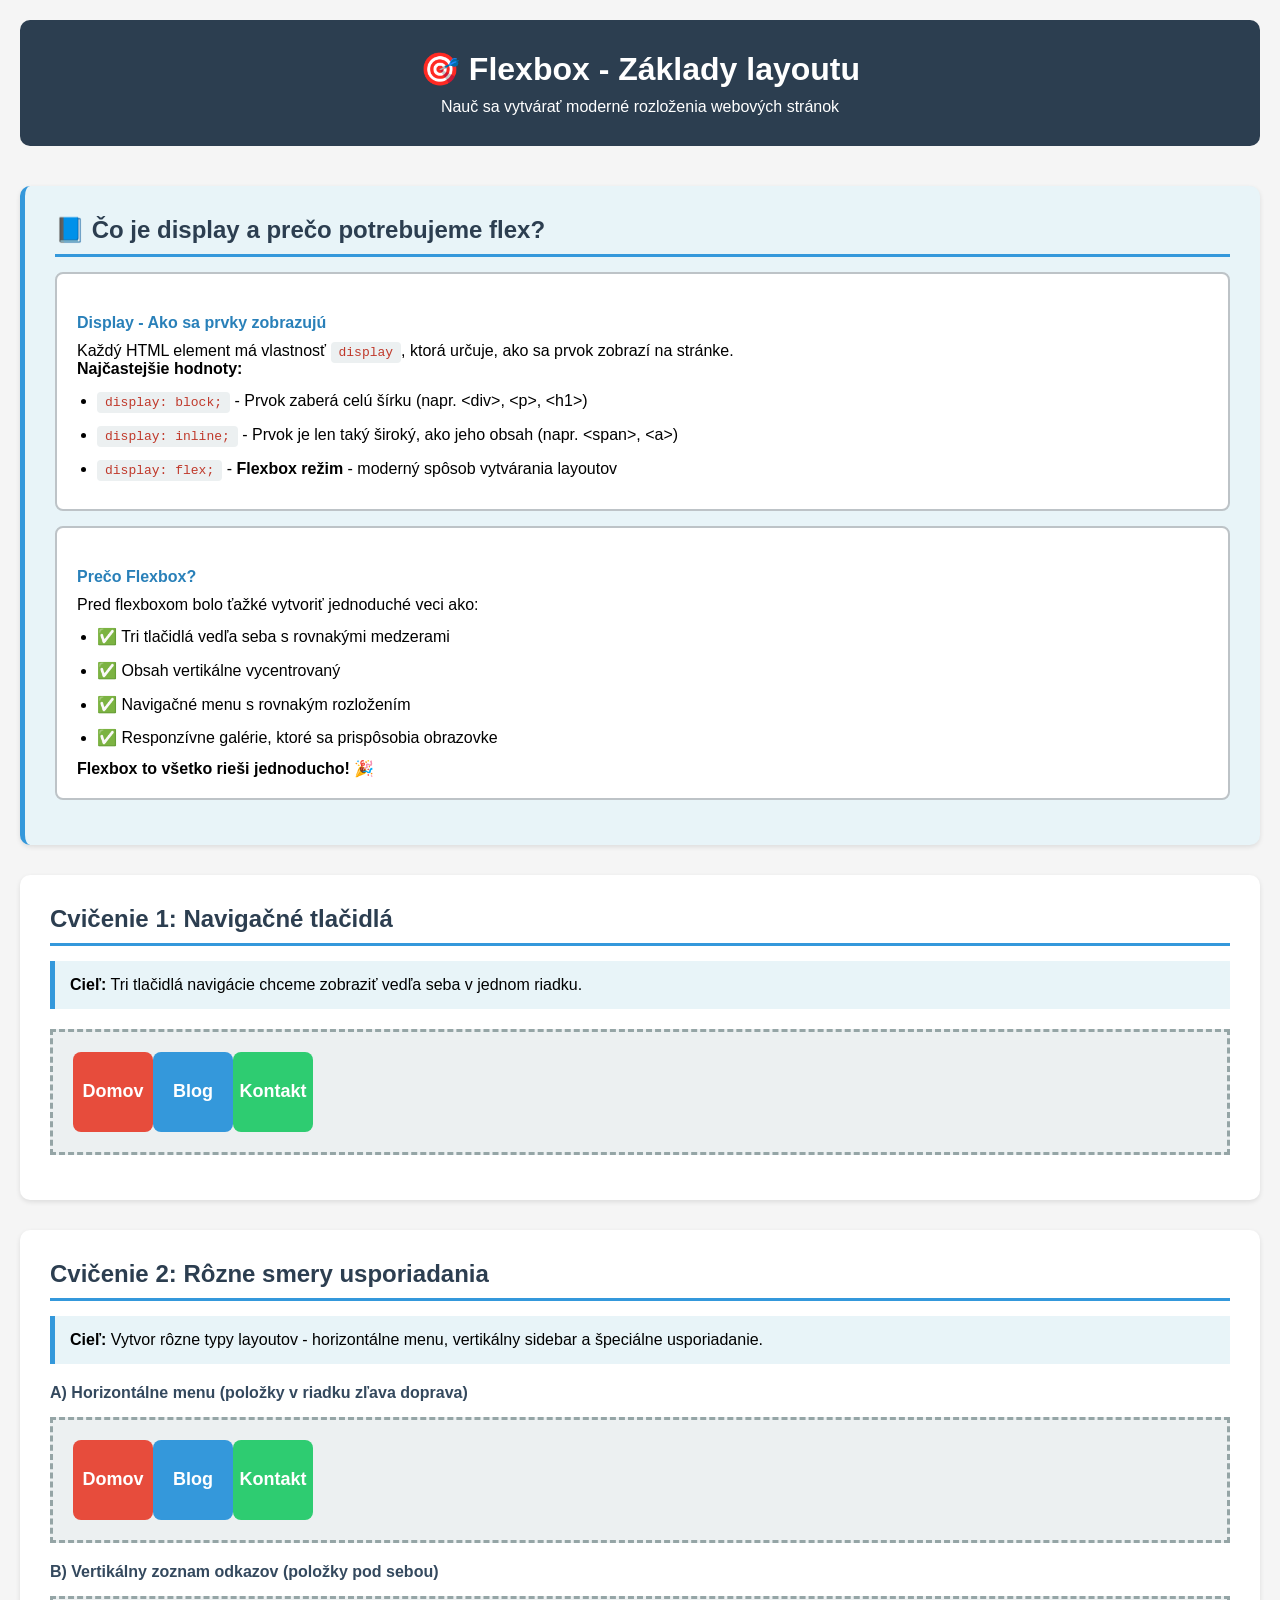
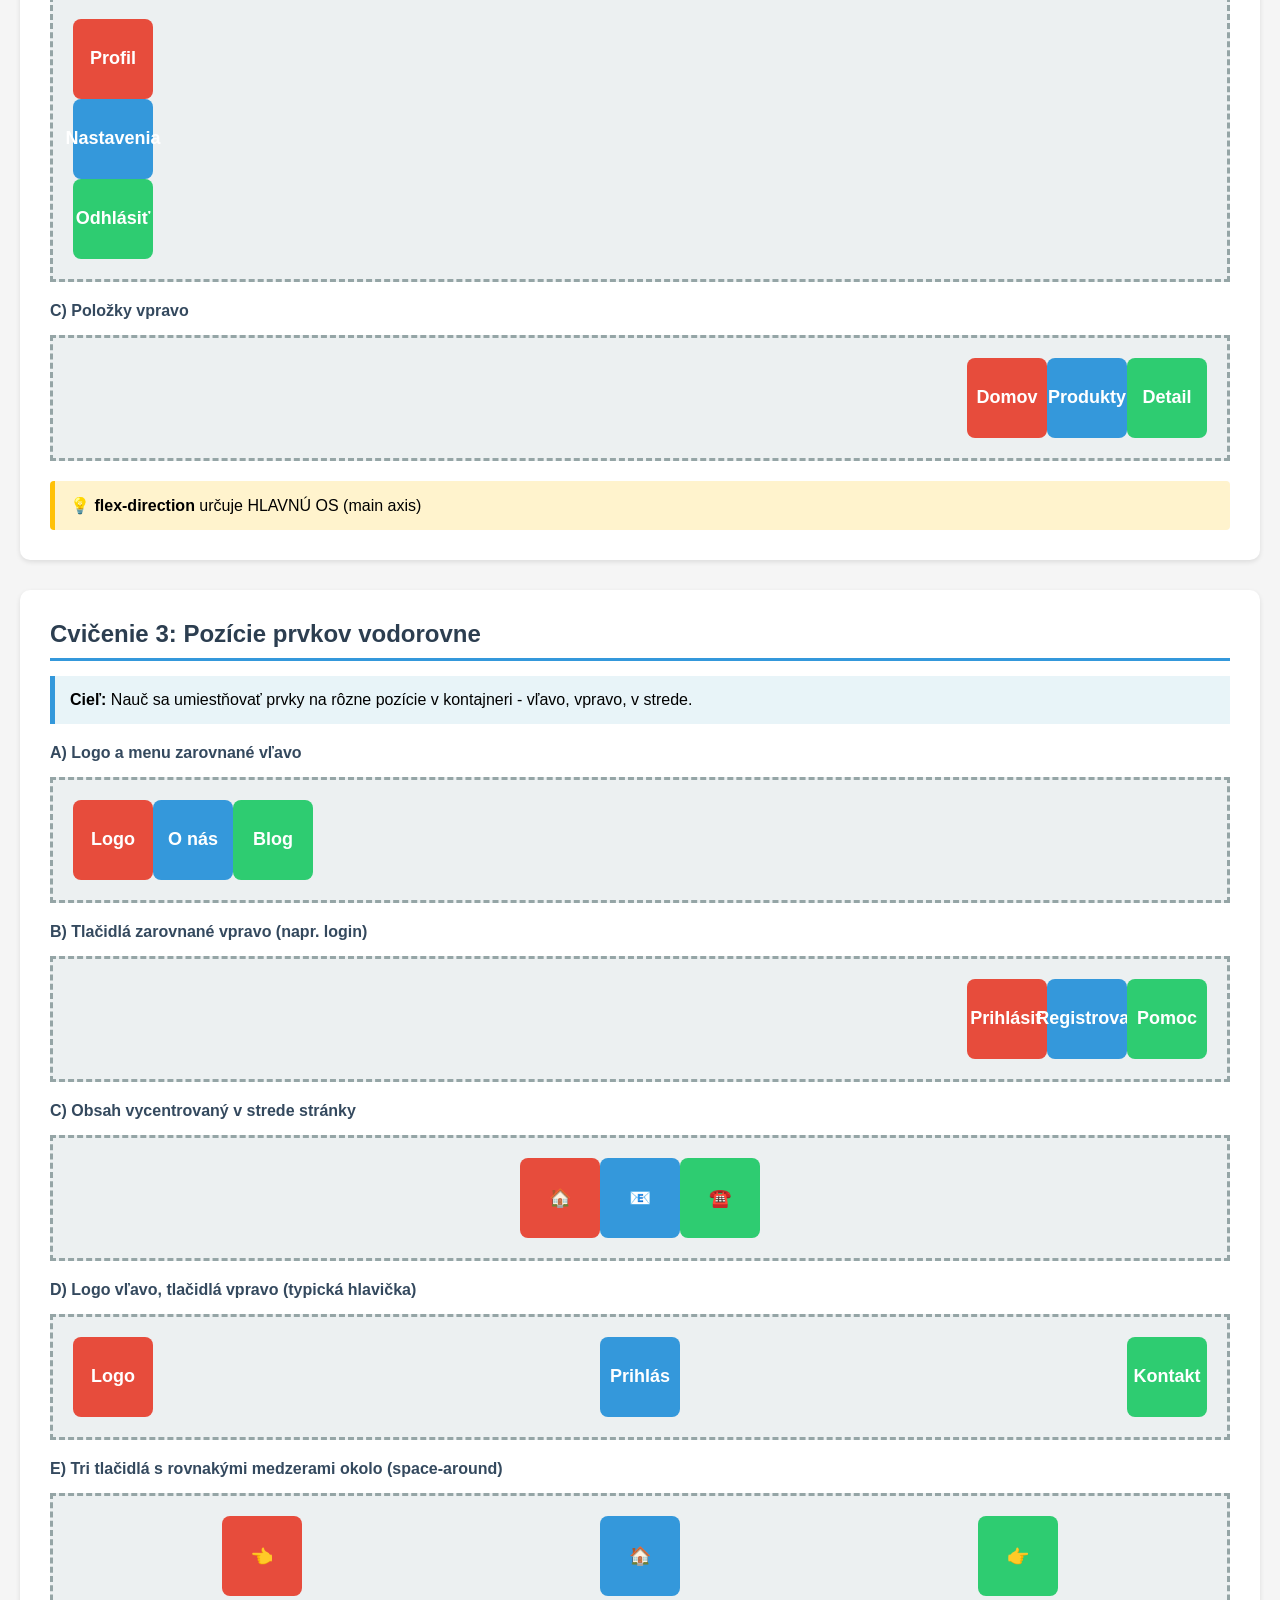
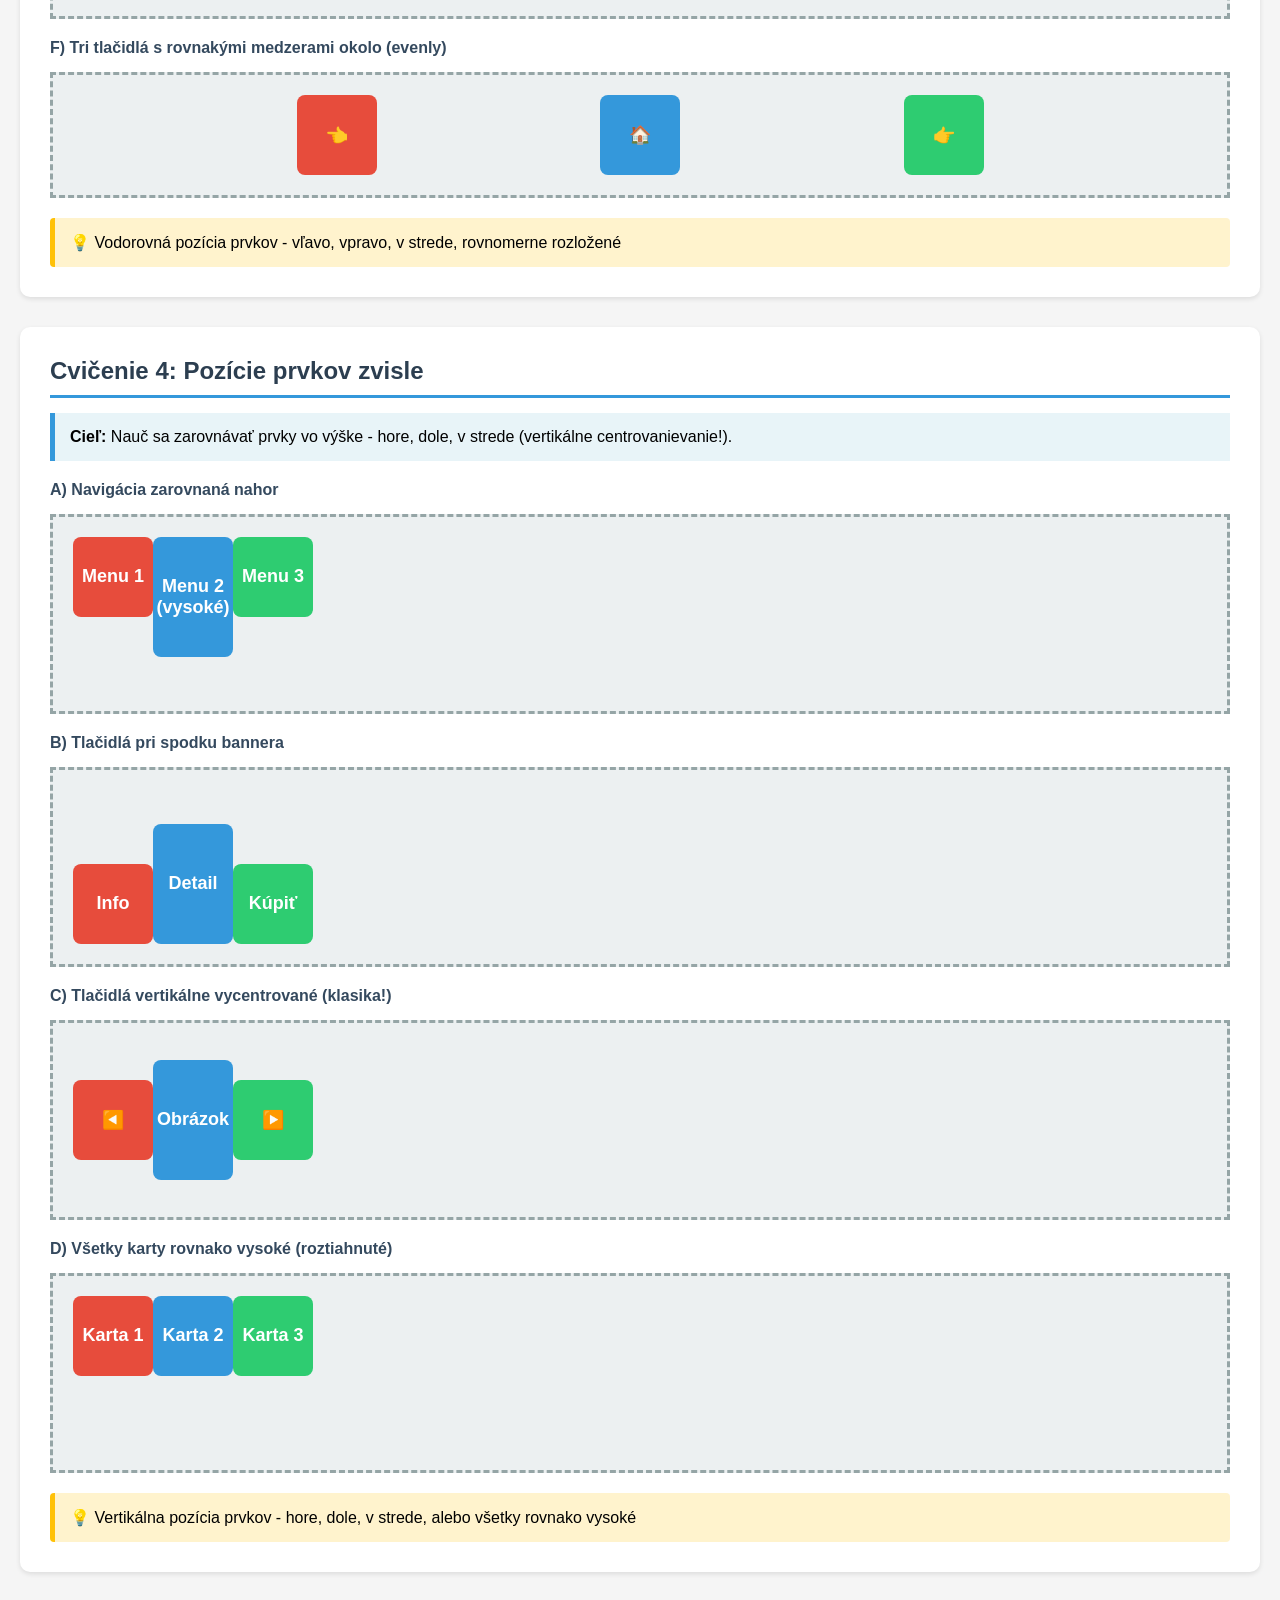
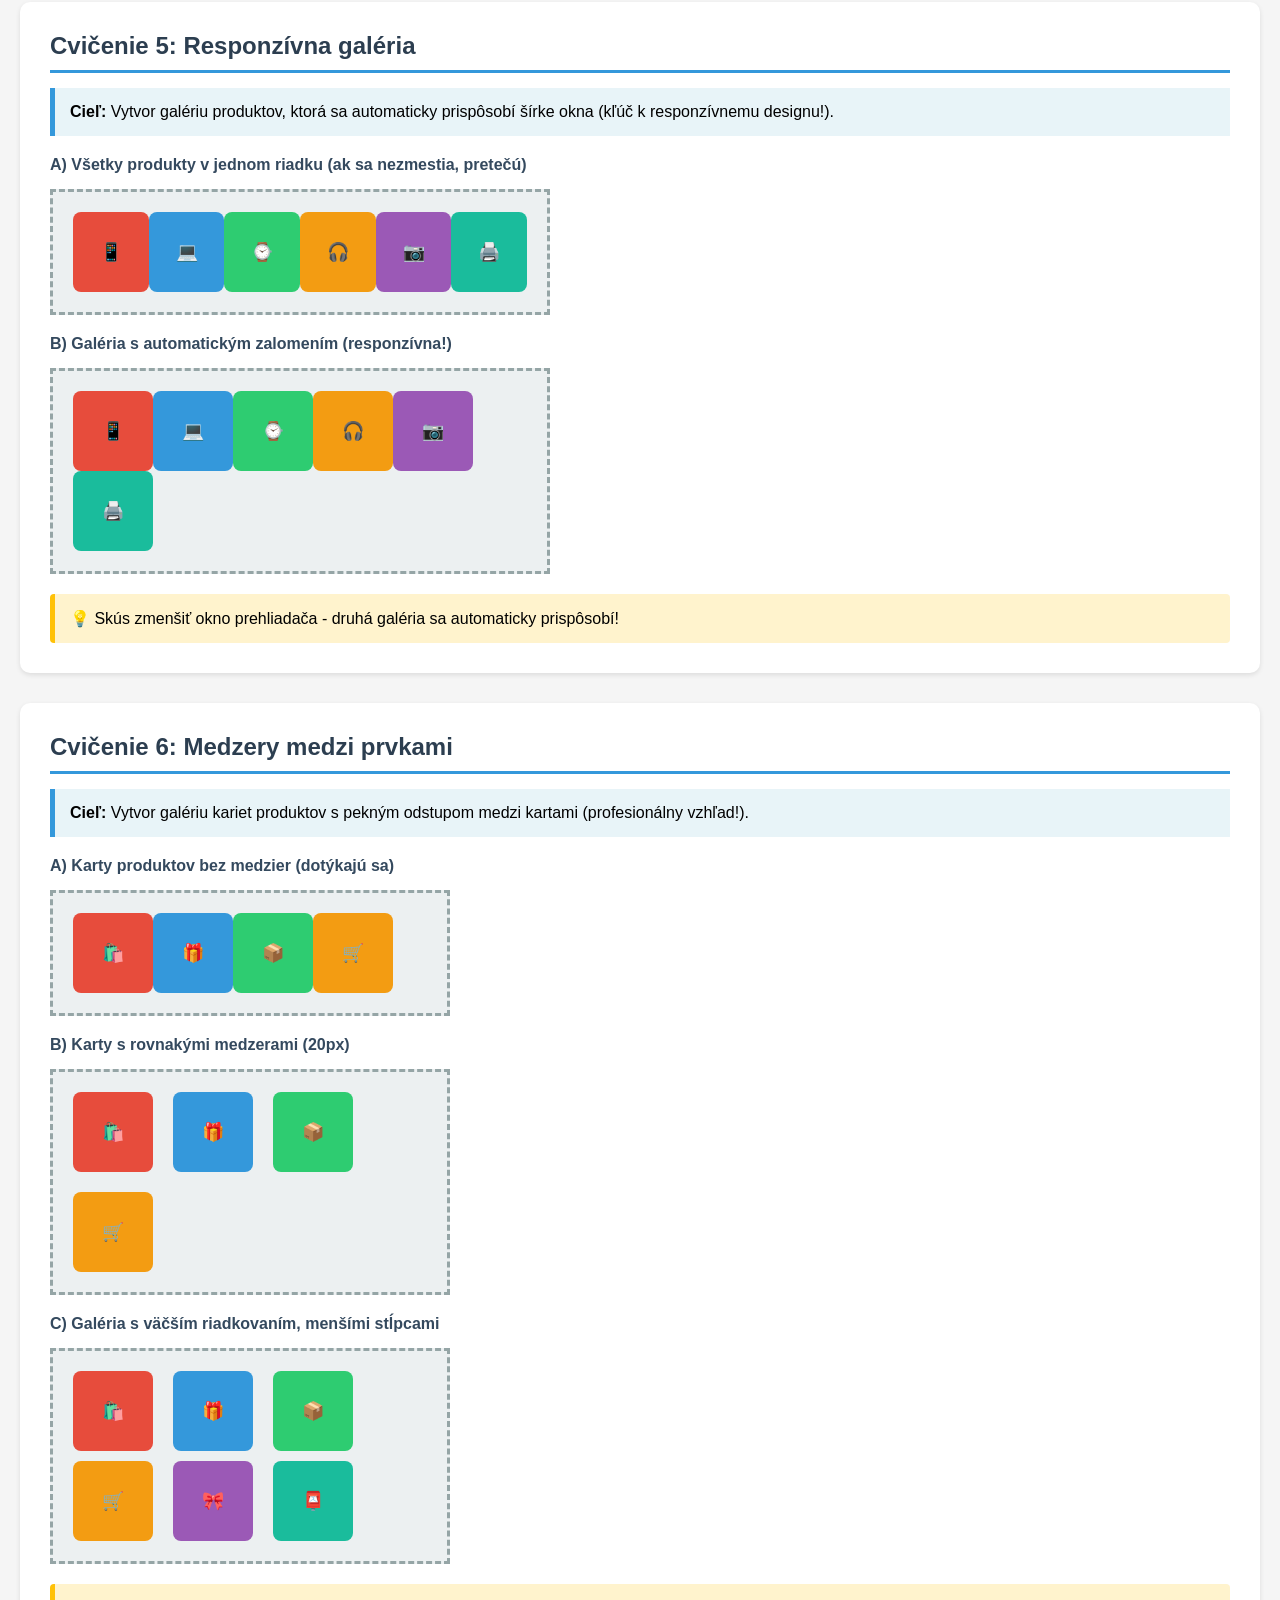
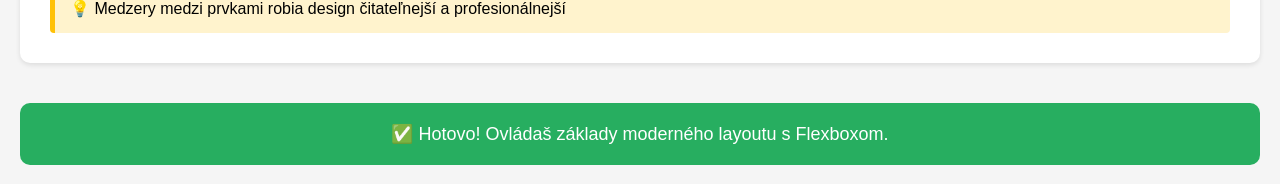
<file: epu/03_flexbox/index.html>
<!DOCTYPE html>
<html lang="sk">
<head>
    <meta charset="UTF-8">
    <meta name="viewport" content="width=device-width, initial-scale=1.0">
    <title>Flexbox - Postupné cvičenia</title>
    <link rel="stylesheet" href="assets/css/style.css">
   
</head>
<body>
    
    <header class="hlavicka">
        <h1>🎯 Flexbox - Základy layoutu</h1>
        <p>Nauč sa vytvárať moderné rozloženia webových stránok</p>
    </header>

    <!-- ============================================ -->
    <!-- ÚVOD -->
    <!-- ============================================ -->
    <section class="sekcia uvod">
        <h2>📘 Čo je display a prečo potrebujeme flex?</h2>
        
        <div class="vysvetlenie-blok">
            <h3>Display - Ako sa prvky zobrazujú</h3>
            <p>Každý HTML element má vlastnosť <code>display</code>, ktorá určuje, ako sa prvok zobrazí na stránke.</p>
            
            <p><strong>Najčastejšie hodnoty:</strong></p>
            <ul>
                <li><code>display: block;</code> - Prvok zaberá celú šírku (napr. &lt;div&gt;, &lt;p&gt;, &lt;h1&gt;)</li>
                <li><code>display: inline;</code> - Prvok je len taký široký, ako jeho obsah (napr. &lt;span&gt;, &lt;a&gt;)</li>
                <li><code>display: flex;</code> - <strong>Flexbox režim</strong> - moderný spôsob vytvárania layoutov</li>
            </ul>
        </div>

        <div class="vysvetlenie-blok">
            <h3>Prečo Flexbox?</h3>
            <p>Pred flexboxom bolo ťažké vytvoriť jednoduché veci ako:</p>
            <ul>
                <li>✅ Tri tlačidlá vedľa seba s rovnakými medzerami</li>
                <li>✅ Obsah vertikálne vycentrovaný</li>
                <li>✅ Navigačné menu s rovnakým rozložením</li>
                <li>✅ Responzívne galérie, ktoré sa prispôsobia obrazovke</li>
            </ul>
            <p><strong>Flexbox to všetko rieši jednoducho!</strong> 🎉</p>
        </div>
    </section>

    <!-- ============================================ -->
    <!-- CVIČENIE 1: Display Flex -->
    <!-- ============================================ -->
    <section class="sekcia">
        <h2>Cvičenie 1: Navigačné tlačidlá</h2>
        <p class="instrukcia">
            <strong>Cieľ:</strong> Tri tlačidlá navigácie chceme zobraziť vedľa seba v jednom riadku.
        </p>
        
        <div class="kontajner-1">
            <div class="box box-1">Domov</div>
            <div class="box box-2">Blog</div>
            <div class="box box-3">Kontakt</div>
        </div>
        
     
    </section>

    <!-- ============================================ -->
    <!-- CVIČENIE 2: Flex Direction -->
    <!-- ============================================ -->
    <section class="sekcia">
        <h2>Cvičenie 2: Rôzne smery usporiadania</h2>
        <p class="instrukcia">
            <strong>Cieľ:</strong> Vytvor rôzne typy layoutov - horizontálne menu, vertikálny sidebar a špeciálne usporiadanie.
        </p>
        
        <h3>A) Horizontálne menu (položky v riadku zľava doprava)</h3>
        <div class="kontajner-2a">
            <div class="box box-1">Domov</div>
            <div class="box box-2">Blog</div>
            <div class="box box-3">Kontakt</div>
        </div>

        <h3>B) Vertikálny zoznam odkazov (položky pod sebou)</h3>
        <div class="kontajner-2b">
            <div class="box box-1">Profil</div>
            <div class="box box-2">Nastavenia</div>
            <div class="box box-3">Odhlásiť</div>
        </div>

        <h3>C) Položky vpravo</h3>
        <div class="kontajner-2c">
            <div class="box box-1">Domov</div>
            <div class="box box-2">Produkty</div>
            <div class="box box-3">Detail</div>
        </div>
        
        <div class="tip">
            💡 <strong>flex-direction</strong> určuje HLAVNÚ OS (main axis)
        </div>
    </section>

    <!-- ============================================ -->
    <!-- CVIČENIE 3: Justify Content -->
    <!-- ============================================ -->
    <section class="sekcia">
        <h2>Cvičenie 3: Pozície prvkov vodorovne</h2>
        <p class="instrukcia">
            <strong>Cieľ:</strong> Nauč sa umiestňovať prvky na rôzne pozície v kontajneri - vľavo, vpravo, v strede.
        </p>
        
        <h3>A) Logo a menu zarovnané vľavo</h3>
        <div class="kontajner-3a">
            <div class="box box-1">Logo</div>
            <div class="box box-2">O nás</div>
            <div class="box box-3">Blog</div>
        </div>

        <h3>B) Tlačidlá zarovnané vpravo (napr. login)</h3>
        <div class="kontajner-3b">
            <div class="box box-1">Prihlásiť</div>
            <div class="box box-2">Registrovať</div>
            <div class="box box-3">Pomoc</div>
        </div>

        <h3>C) Obsah vycentrovaný v strede stránky</h3>
        <div class="kontajner-3c">
            <div class="box box-1">🏠</div>
            <div class="box box-2">📧</div>
            <div class="box box-3">☎️</div>
        </div>

        <h3>D) Logo vľavo, tlačidlá vpravo (typická hlavička)</h3>
        <div class="kontajner-3d">
            <div class="box box-1">Logo</div>
            <div class="box box-2">Prihlás</div>
            <div class="box box-3">Kontakt</div>
        </div>

        <h3>E) Tri tlačidlá s rovnakými medzerami okolo (space-around)</h3>
        <div class="kontajner-3e">
            <div class="box box-1">👈</div>
            <div class="box box-2">🏠</div>
            <div class="box box-3">👉</div>
        </div>

        <h3>F) Tri tlačidlá s rovnakými medzerami okolo (evenly)</h3>
        <div class="kontajner-3f">
            <div class="box box-1">👈</div>
            <div class="box box-2">🏠</div>
            <div class="box box-3">👉</div>
        </div>
        
        <div class="tip">
            💡 Vodorovná pozícia prvkov - vľavo, vpravo, v strede, rovnomerne rozložené
        </div>
    </section>

    <!-- ============================================ -->
    <!-- CVIČENIE 4: Align Items -->
    <!-- ============================================ -->
    <section class="sekcia">
        <h2>Cvičenie 4: Pozície prvkov zvisle</h2>
        <p class="instrukcia">
            <strong>Cieľ:</strong> Nauč sa zarovnávať prvky vo výške - hore, dole, v strede (vertikálne centrovanievanie!).
        </p>
        
        <h3>A) Navigácia zarovnaná nahor</h3>
        <div class="kontajner-4a">
            <div class="box box-1">Menu 1</div>
            <div class="box box-2" style="height: 120px;">Menu 2<br>(vysoké)</div>
            <div class="box box-3">Menu 3</div>
        </div>

        <h3>B) Tlačidlá pri spodku bannera</h3>
        <div class="kontajner-4b">
            <div class="box box-1">Info</div>
            <div class="box box-2" style="height: 120px;">Detail</div>
            <div class="box box-3">Kúpiť</div>
        </div>

        <h3>C) Tlačidlá vertikálne vycentrované (klasika!)</h3>
        <div class="kontajner-4c">
            <div class="box box-1">◀️</div>
            <div class="box box-2" style="height: 120px;">Obrázok</div>
            <div class="box box-3">▶️</div>
        </div>

        <h3>D) Všetky karty rovnako vysoké (roztiahnuté)</h3>
        <div class="kontajner-4d">
            <div class="box box-1">Karta 1</div>
            <div class="box box-2">Karta 2</div>
            <div class="box box-3">Karta 3</div>
        </div>
        
        <div class="tip">
            💡 Vertikálna pozícia prvkov - hore, dole, v strede, alebo všetky rovnako vysoké
        </div>
    </section>

    <!-- ============================================ -->
    <!-- CVIČENIE 5: Flex Wrap -->
    <!-- ============================================ -->
    <section class="sekcia">
        <h2>Cvičenie 5: Responzívna galéria</h2>
        <p class="instrukcia">
            <strong>Cieľ:</strong> Vytvor galériu produktov, ktorá sa automaticky prispôsobí šírke okna (kľúč k responzívnemu designu!).
        </p>
        
        <h3>A) Všetky produkty v jednom riadku (ak sa nezmestia, pretečú)</h3>
        <div class="kontajner-5a">
            <div class="box box-1">📱</div>
            <div class="box box-2">💻</div>
            <div class="box box-3">⌚</div>
            <div class="box box-4">🎧</div>
            <div class="box box-5">📷</div>
            <div class="box box-6">🖨️</div>
        </div>

        <h3>B) Galéria s automatickým zalomením (responzívna!)</h3>
        <div class="kontajner-5b">
            <div class="box box-1">📱</div>
            <div class="box box-2">💻</div>
            <div class="box box-3">⌚</div>
            <div class="box box-4">🎧</div>
            <div class="box box-5">📷</div>
            <div class="box box-6">🖨️</div>
        </div>
        
        <div class="tip">
            💡 Skús zmenšiť okno prehliadača - druhá galéria sa automaticky prispôsobí!
        </div>
    </section>

    <!-- ============================================ -->
    <!-- CVIČENIE 6: Gap -->
    <!-- ============================================ -->
    <section class="sekcia">
        <h2>Cvičenie 6: Medzery medzi prvkami</h2>
        <p class="instrukcia">
            <strong>Cieľ:</strong> Vytvor galériu kariet produktov s pekným odstupom medzi kartami (profesionálny vzhľad!).
        </p>
        
        <h3>A) Karty produktov bez medzier (dotýkajú sa)</h3>
        <div class="kontajner-6a">
            <div class="box box-1">🛍️</div>
            <div class="box box-2">🎁</div>
            <div class="box box-3">📦</div>
            <div class="box box-4">🛒</div>
        </div>

        <h3>B) Karty s rovnakými medzerami (20px)</h3>
        <div class="kontajner-6b">
            <div class="box box-1">🛍️</div>
            <div class="box box-2">🎁</div>
            <div class="box box-3">📦</div>
            <div class="box box-4">🛒</div>
        </div>

        <h3>C) Galéria s väčším riadkovaním, menšími stĺpcami</h3>
        <div class="kontajner-6c">
            <div class="box box-1">🛍️</div>
            <div class="box box-2">🎁</div>
            <div class="box box-3">📦</div>
            <div class="box box-4">🛒</div>
            <div class="box box-5">🎀</div>
            <div class="box box-6">📮</div>
        </div>
        
        <div class="tip">
            💡 Medzery medzi prvkami robia design čitateľnejší a profesionálnejší
        </div>
    </section>

    <footer class="paticka">
        <p>✅ Hotovo! Ovládaš základy moderného layoutu s Flexboxom.</p>
    </footer>

</body>
</html>
</file>
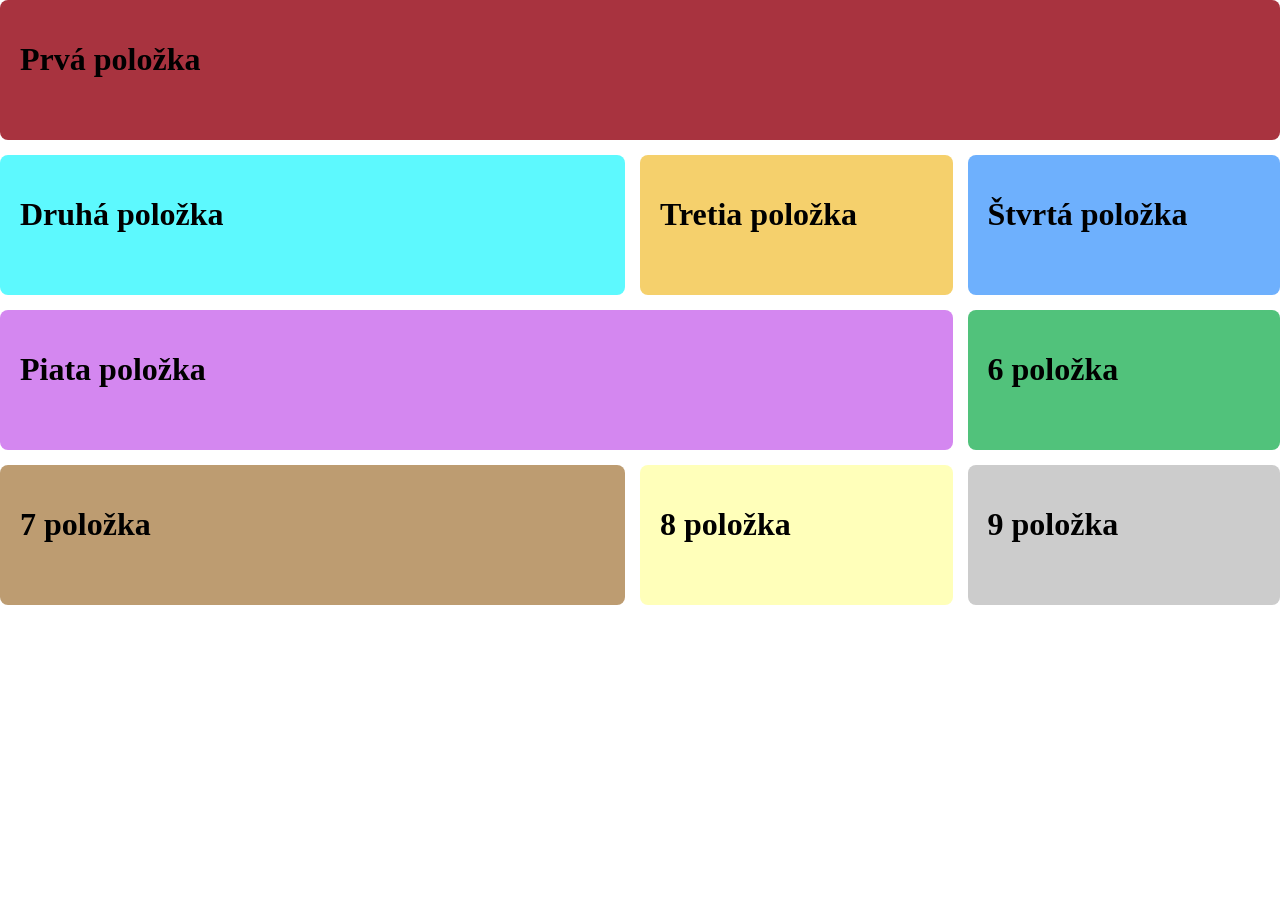
<file: epu/04_grid/index.html>
<!DOCTYPE html>
<html lang="en">
<head>
    <!-- <link rel="stylesheet" href="style.css"> -->
    <link rel="stylesheet" href="assets/css/style.css">
    <meta charset="UTF-8">
    <meta name="viewport" content="width=device-width, initial-scale=1.0">
    <title>Grid úvod</title>
</head>
<body>

    <div class="containter">
        <div class="item1">
            <h1>Prvá položka</h1>
        </div>
        <div class="item2">
            <h1>Druhá položka</h1>
        </div>
        <div class="item3">
            <h1>Tretia položka</h1>
        </div>
        <div class="item4">
            <h1>Štvrtá položka</h1>
        </div>
        <div class="item5">
            <h1>Piata položka</h1>
        </div>
        <div class="item6">
            <h1>6 položka</h1>
        </div>
        <div class="item7">
            <h1>7 položka</h1>
        </div>
        <div class="item8">
            <h1>8 položka</h1>
        </div>
        <div class="item9">
            <h1>9 položka</h1>
        </div>
    </div>
    
<!-- 
    <div class="wrapper">
        <div class="item1">
            <h1>Prvá položka</h1>
            <p class="jedna">
                GYM a Lorem ipsum dolor sit amet consectetur adipisicing elit. Explicabo quos libero ab repellendus! Quis magnam perferendis quibusdam est! Ab repellendus adipisci consequatur reiciendis dolor accusantium iure voluptas, asperiores natus neque.
            </p>
            <p class="dva">
                SOŠ a Lorem ipsum dolor sit amet consectetur adipisicing elit. Explicabo quos libero ab repellendus! Quis magnam perferendis quibusdam est! Ab repellendus adipisci consequatur reiciendis dolor accusantium iure voluptas, asperiores natus neque.
            </p>
            <p class="tri">
                ZŠ a Lorem ipsum dolor sit amet consectetur adipisicing elit. Explicabo quos libero ab repellendus! Quis magnam perferendis quibusdam est! Ab repellendus adipisci consequatur reiciendis dolor accusantium iure voluptas, asperiores natus neque.
            </p>
        </div>
        <div class="item2">
            <h1>Druhá položka</h1>
        </div>
        <div class="item3">
            <h1>Tretia položka</h1>
        </div> 
    </div>
  -->
</body>
</html>
</file>
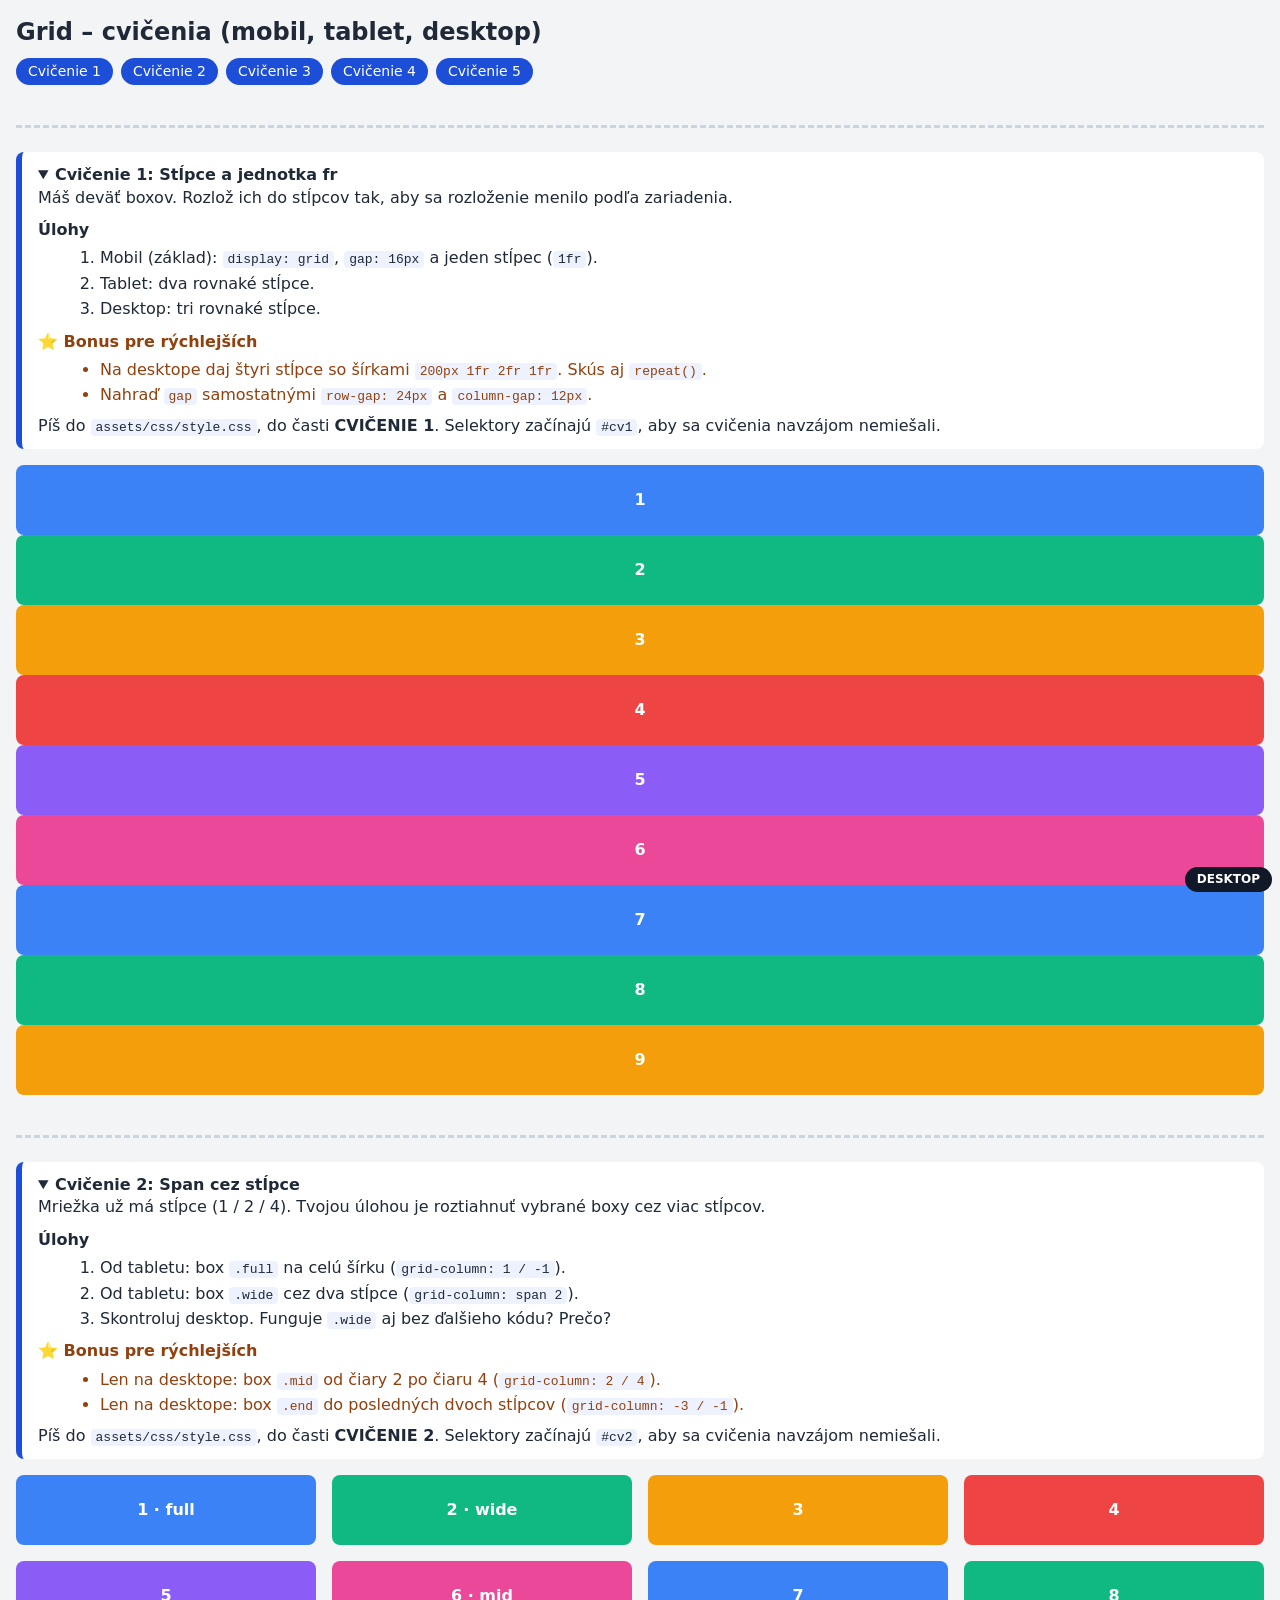
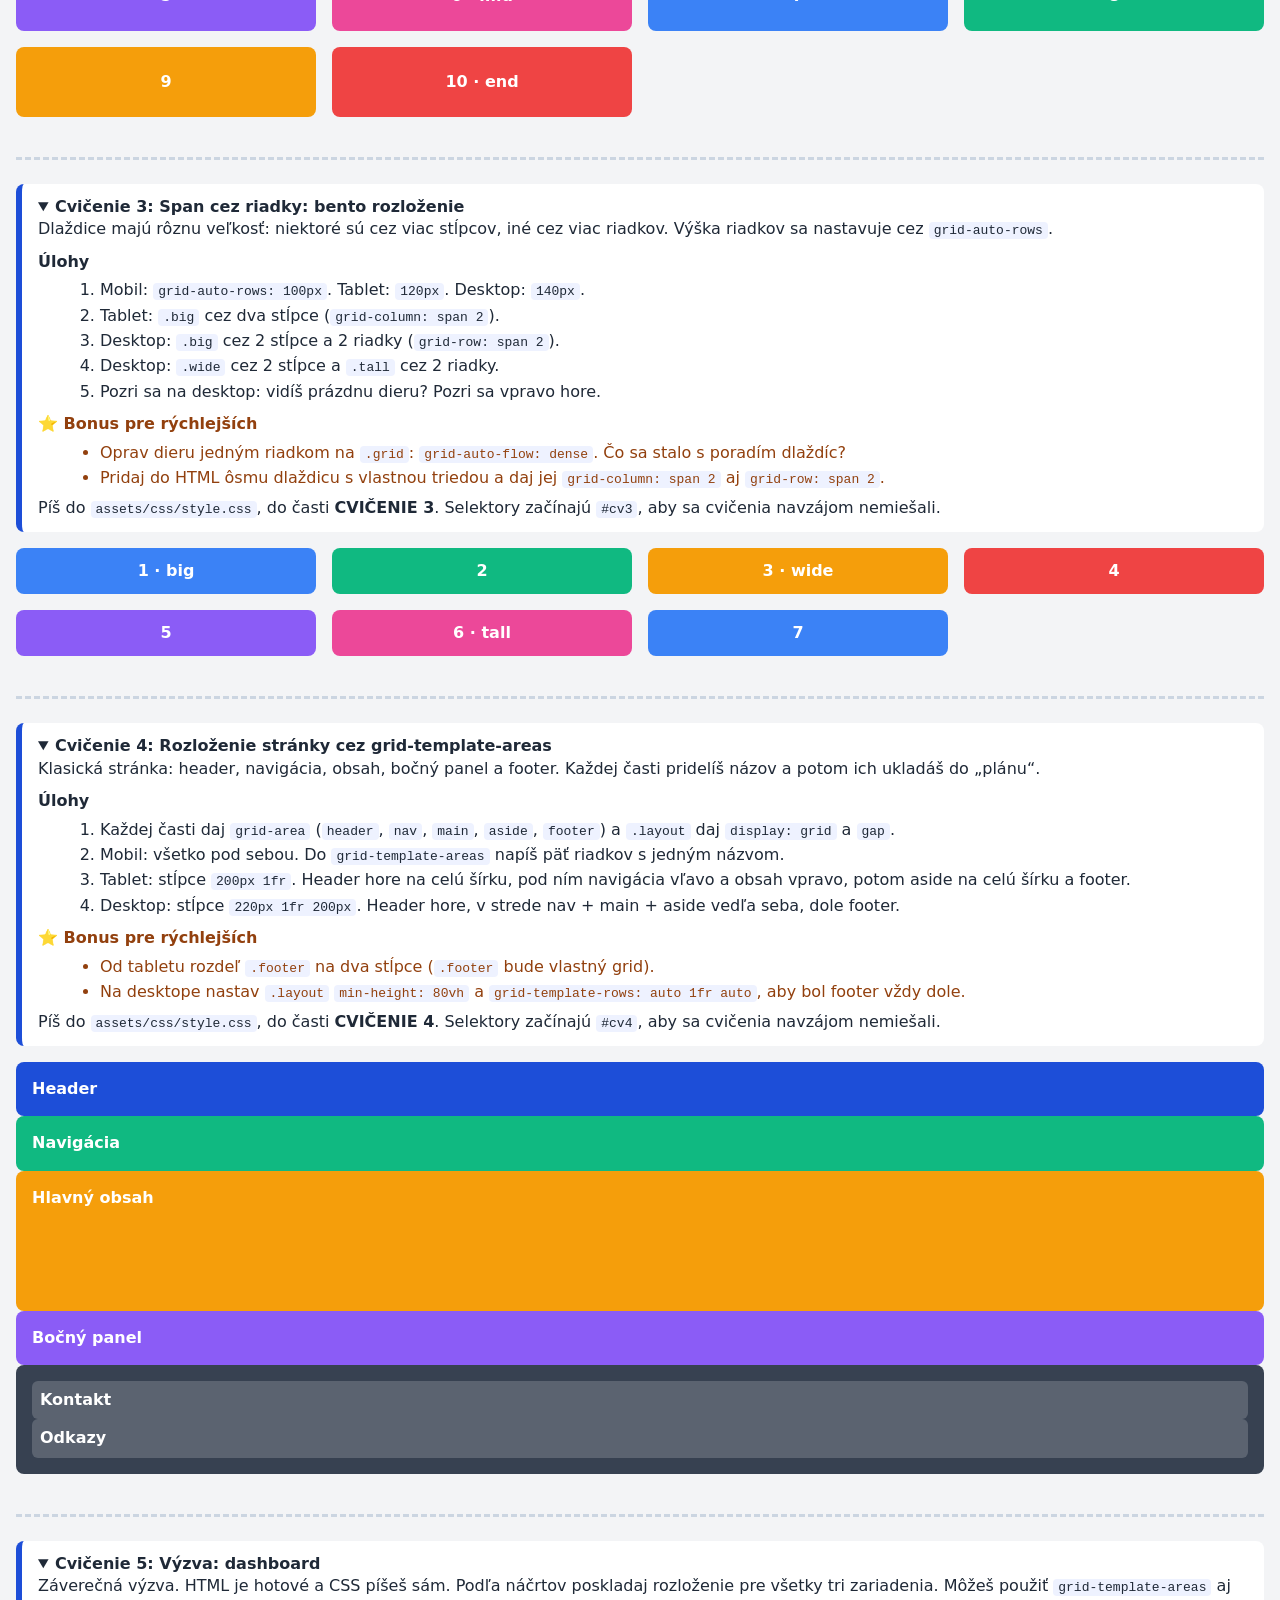
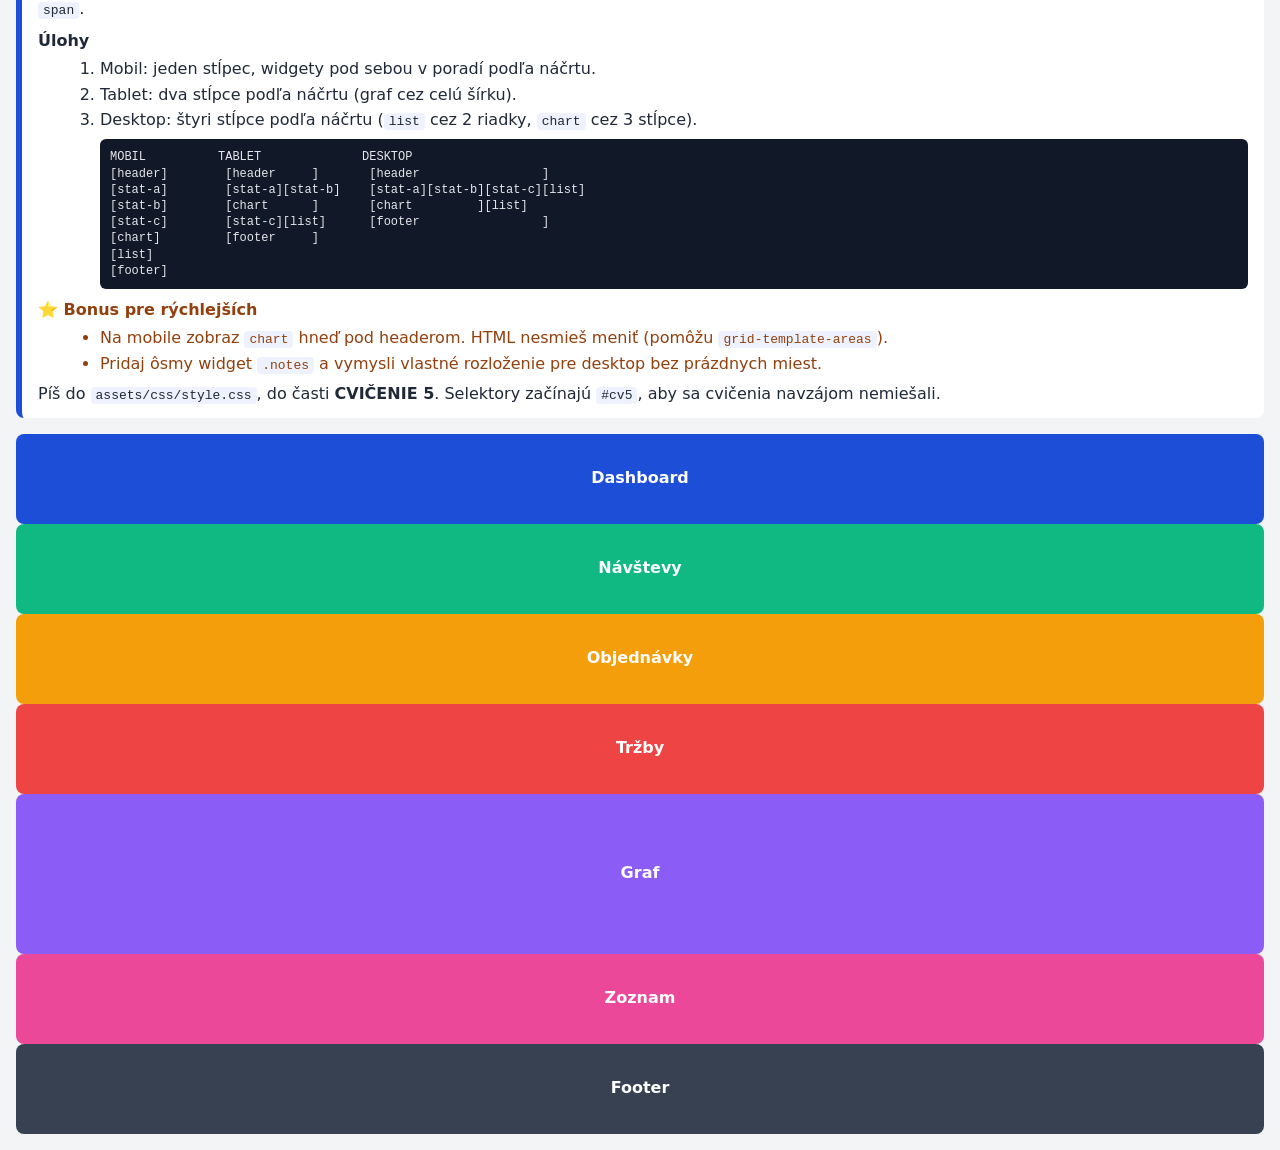
<file: epu/05_predcvicujeme_grid/index.html>
<!DOCTYPE html>
<html lang="sk">
<head>
  <meta charset="UTF-8">
  <meta name="viewport" content="width=device-width, initial-scale=1">
  <title>Grid – cvičenia (mobil, tablet, desktop)</title>
  <link rel="stylesheet" href="assets/css/style.css">
</head>
<body>

  <h1 class="page-title">Grid – cvičenia (mobil, tablet, desktop)</h1>
  <nav class="top-nav">
    <a href="#cv1">Cvičenie 1</a>
    <a href="#cv2">Cvičenie 2</a>
    <a href="#cv3">Cvičenie 3</a>
    <a href="#cv4">Cvičenie 4</a>
    <a href="#cv5">Cvičenie 5</a>
  </nav>

  <section class="cv" id="cv1">
    <details class="zadanie" open>
      <summary>Cvičenie 1: Stĺpce a jednotka fr</summary>
      <p>Máš deväť boxov. Rozlož ich do stĺpcov tak, aby sa rozloženie menilo podľa zariadenia.</p>
      <h2>Úlohy</h2>
      <ol>
        <li>Mobil (základ): <code>display: grid</code>, <code>gap: 16px</code> a jeden stĺpec (<code>1fr</code>).</li>
        <li>Tablet: dva rovnaké stĺpce.</li>
        <li>Desktop: tri rovnaké stĺpce.</li>
      </ol>
      <h2 class="bonus">⭐ Bonus pre rýchlejších</h2>
      <ul class="bonus">
        <li>Na desktope daj štyri stĺpce so šírkami <code>200px 1fr 2fr 1fr</code>. Skús aj <code>repeat()</code>.</li>
        <li>Nahraď <code>gap</code> samostatnými <code>row-gap: 24px</code> a <code>column-gap: 12px</code>.</li>
      </ul>
      <p style="margin-top:8px">Píš do <code>assets/css/style.css</code>, do časti <b>CVIČENIE 1</b>. Selektory začínajú <code>#cv1</code>, aby sa cvičenia navzájom nemiešali.</p>
    </details>
    <div class="grid">
    <div class="box">1</div>
    <div class="box">2</div>
    <div class="box">3</div>
    <div class="box">4</div>
    <div class="box">5</div>
    <div class="box">6</div>
    <div class="box">7</div>
    <div class="box">8</div>
    <div class="box">9</div>
    </div>
  </section>

  <section class="cv" id="cv2">
    <details class="zadanie" open>
      <summary>Cvičenie 2: Span cez stĺpce</summary>
      <p>Mriežka už má stĺpce (1 / 2 / 4). Tvojou úlohou je roztiahnuť vybrané boxy cez viac stĺpcov.</p>
      <h2>Úlohy</h2>
      <ol>
        <li>Od tabletu: box <code>.full</code> na celú šírku (<code>grid-column: 1 / -1</code>).</li>
        <li>Od tabletu: box <code>.wide</code> cez dva stĺpce (<code>grid-column: span 2</code>).</li>
        <li>Skontroluj desktop. Funguje <code>.wide</code> aj bez ďalšieho kódu? Prečo?</li>
      </ol>
      <h2 class="bonus">⭐ Bonus pre rýchlejších</h2>
      <ul class="bonus">
        <li>Len na desktope: box <code>.mid</code> od čiary 2 po čiaru 4 (<code>grid-column: 2 / 4</code>).</li>
        <li>Len na desktope: box <code>.end</code> do posledných dvoch stĺpcov (<code>grid-column: -3 / -1</code>).</li>
      </ul>
      <p style="margin-top:8px">Píš do <code>assets/css/style.css</code>, do časti <b>CVIČENIE 2</b>. Selektory začínajú <code>#cv2</code>, aby sa cvičenia navzájom nemiešali.</p>
    </details>
    <div class="grid">
    <div class="box full">1 · full</div>
    <div class="box wide">2 · wide</div>
    <div class="box">3</div>
    <div class="box">4</div>
    <div class="box">5</div>
    <div class="box mid">6 · mid</div>
    <div class="box">7</div>
    <div class="box">8</div>
    <div class="box">9</div>
    <div class="box end">10 · end</div>
    </div>
  </section>

  <section class="cv" id="cv3">
    <details class="zadanie" open>
      <summary>Cvičenie 3: Span cez riadky: bento rozloženie</summary>
      <p>Dlaždice majú rôznu veľkosť: niektoré sú cez viac stĺpcov, iné cez viac riadkov. Výška riadkov sa nastavuje cez <code>grid-auto-rows</code>.</p>
      <h2>Úlohy</h2>
      <ol>
        <li>Mobil: <code>grid-auto-rows: 100px</code>. Tablet: <code>120px</code>. Desktop: <code>140px</code>.</li>
        <li>Tablet: <code>.big</code> cez dva stĺpce (<code>grid-column: span 2</code>).</li>
        <li>Desktop: <code>.big</code> cez 2 stĺpce a 2 riadky (<code>grid-row: span 2</code>).</li>
        <li>Desktop: <code>.wide</code> cez 2 stĺpce a <code>.tall</code> cez 2 riadky.</li>
        <li>Pozri sa na desktop: vidíš prázdnu dieru? Pozri sa vpravo hore.</li>
      </ol>
      <h2 class="bonus">⭐ Bonus pre rýchlejších</h2>
      <ul class="bonus">
        <li>Oprav dieru jedným riadkom na <code>.grid</code>: <code>grid-auto-flow: dense</code>. Čo sa stalo s poradím dlaždíc?</li>
        <li>Pridaj do HTML ôsmu dlaždicu s vlastnou triedou a daj jej <code>grid-column: span 2</code> aj <code>grid-row: span 2</code>.</li>
      </ul>
      <p style="margin-top:8px">Píš do <code>assets/css/style.css</code>, do časti <b>CVIČENIE 3</b>. Selektory začínajú <code>#cv3</code>, aby sa cvičenia navzájom nemiešali.</p>
    </details>
    <div class="grid">
    <div class="box big">1 · big</div>
    <div class="box">2</div>
    <div class="box wide">3 · wide</div>
    <div class="box">4</div>
    <div class="box">5</div>
    <div class="box tall">6 · tall</div>
    <div class="box">7</div>
    </div>
  </section>

  <section class="cv" id="cv4">
    <details class="zadanie" open>
      <summary>Cvičenie 4: Rozloženie stránky cez grid-template-areas</summary>
      <p>Klasická stránka: header, navigácia, obsah, bočný panel a footer. Každej časti pridelíš názov a potom ich ukladáš do „plánu“.</p>
      <h2>Úlohy</h2>
      <ol>
        <li>Každej časti daj <code>grid-area</code> (<code>header</code>, <code>nav</code>, <code>main</code>, <code>aside</code>, <code>footer</code>) a <code>.layout</code> daj <code>display: grid</code> a <code>gap</code>.</li>
        <li>Mobil: všetko pod sebou. Do <code>grid-template-areas</code> napíš päť riadkov s jedným názvom.</li>
        <li>Tablet: stĺpce <code>200px 1fr</code>. Header hore na celú šírku, pod ním navigácia vľavo a obsah vpravo, potom aside na celú šírku a footer.</li>
        <li>Desktop: stĺpce <code>220px 1fr 200px</code>. Header hore, v strede nav + main + aside vedľa seba, dole footer.</li>
      </ol>
      <h2 class="bonus">⭐ Bonus pre rýchlejších</h2>
      <ul class="bonus">
        <li>Od tabletu rozdeľ <code>.footer</code> na dva stĺpce (<code>.footer</code> bude vlastný grid).</li>
        <li>Na desktope nastav <code>.layout</code> <code>min-height: 80vh</code> a <code>grid-template-rows: auto 1fr auto</code>, aby bol footer vždy dole.</li>
      </ul>
      <p style="margin-top:8px">Píš do <code>assets/css/style.css</code>, do časti <b>CVIČENIE 4</b>. Selektory začínajú <code>#cv4</code>, aby sa cvičenia navzájom nemiešali.</p>
    </details>
    <div class="layout">
      <header class="header">Header</header>
      <nav class="nav">Navigácia</nav>
      <main class="main">Hlavný obsah</main>
      <aside class="aside">Bočný panel</aside>
      <footer class="footer">
        <div>Kontakt</div>
        <div>Odkazy</div>
      </footer>
    </div>
  </section>

  <section class="cv" id="cv5">
    <details class="zadanie" open>
      <summary>Cvičenie 5: Výzva: dashboard</summary>
      <p>Záverečná výzva. HTML je hotové a CSS píšeš sám. Podľa náčrtov poskladaj rozloženie pre všetky tri zariadenia. Môžeš použiť <code>grid-template-areas</code> aj <code>span</code>.</p>
      <h2>Úlohy</h2>
      <ol>
        <li>Mobil: jeden stĺpec, widgety pod sebou v poradí podľa náčrtu.</li>
        <li>Tablet: dva stĺpce podľa náčrtu (graf cez celú šírku).</li>
        <li>Desktop: štyri stĺpce podľa náčrtu (<code>list</code> cez 2 riadky, <code>chart</code> cez 3 stĺpce).</li>
        <pre>MOBIL          TABLET              DESKTOP
[header]        [header     ]       [header                 ]
[stat-a]        [stat-a][stat-b]    [stat-a][stat-b][stat-c][list]
[stat-b]        [chart      ]       [chart         ][list]
[stat-c]        [stat-c][list]      [footer                 ]
[chart]         [footer     ]
[list]
[footer]</pre>
      </ol>
      <h2 class="bonus">⭐ Bonus pre rýchlejších</h2>
      <ul class="bonus">
        <li>Na mobile zobraz <code>chart</code> hneď pod headerom. HTML nesmieš meniť (pomôžu <code>grid-template-areas</code>).</li>
        <li>Pridaj ôsmy widget <code>.notes</code> a vymysli vlastné rozloženie pre desktop bez prázdnych miest.</li>
      </ul>
      <p style="margin-top:8px">Píš do <code>assets/css/style.css</code>, do časti <b>CVIČENIE 5</b>. Selektory začínajú <code>#cv5</code>, aby sa cvičenia navzájom nemiešali.</p>
    </details>
    <div class="dashboard">
      <header class="header">Dashboard</header>
      <section class="stat-a">Návštevy</section>
      <section class="stat-b">Objednávky</section>
      <section class="stat-c">Tržby</section>
      <section class="chart">Graf</section>
      <section class="list">Zoznam</section>
      <footer class="footer">Footer</footer>
    </div>
  </section>

</body>
</html>
</file>
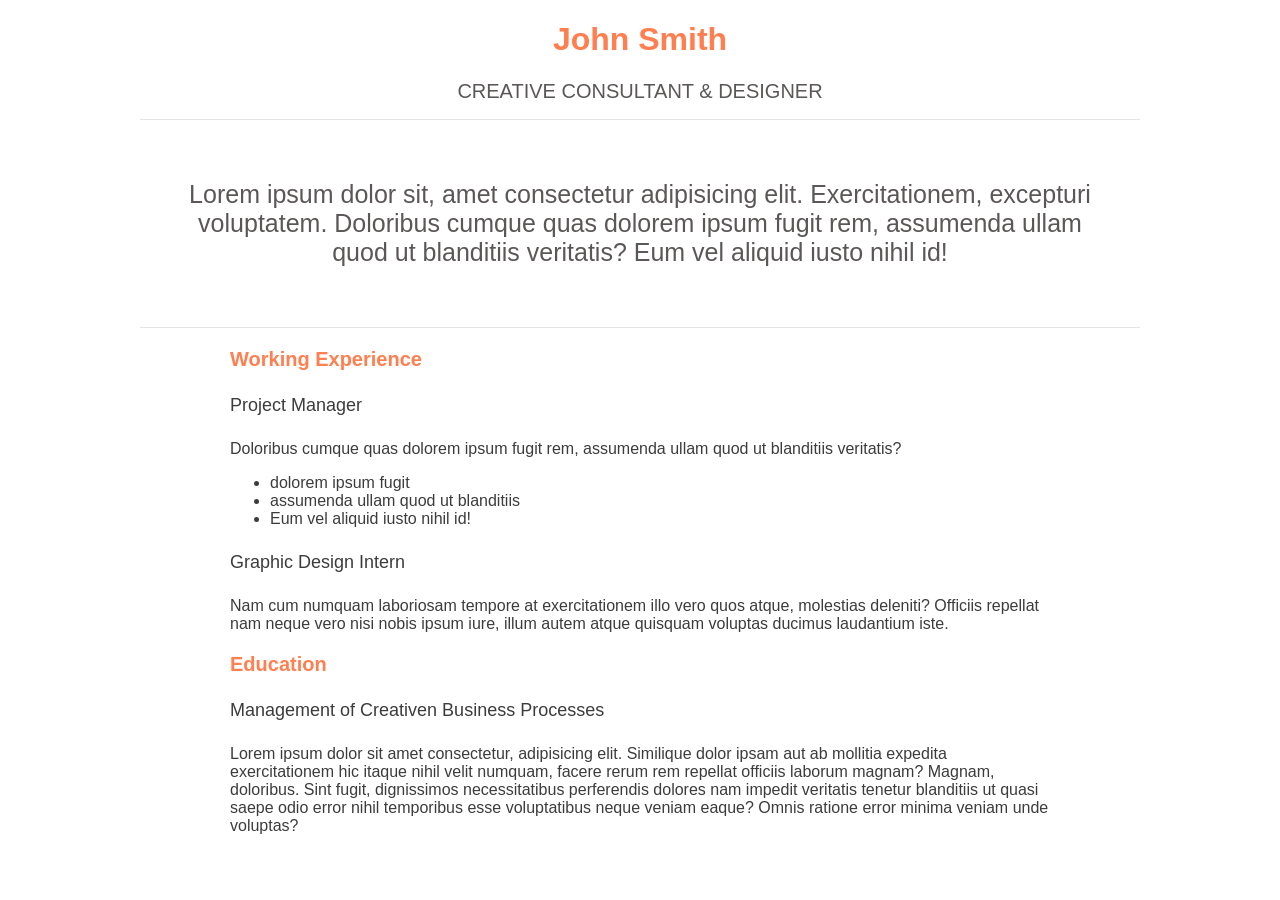
<file: ovy/00_rozbeh_opakovanie/index.html>
<!DOCTYPE html>
<html lang="en">
<head>
  <meta charset="UTF-8">
  <meta name="viewport" content="width=device-width, initial-scale=1.0">
  <link rel="stylesheet" href="assets/css/style.css">
  <title>Document</title>
</head>
<body>
  <main>

    <div>
      <h1>John Smith</h1>
      <h2 class="pozicia">creative consultant & designer</h2>
    </div>

    <div class="odstavec">
      <p>
        Lorem ipsum dolor sit, amet consectetur adipisicing elit. Exercitationem, excepturi voluptatem. Doloribus cumque quas dolorem ipsum fugit rem, assumenda ullam quod ut blanditiis veritatis? Eum vel aliquid iusto nihil id!
      </p>
    </div>
      
    <div class="popis">

      <h3>Working Experience</h3>
      
      <h4>Project Manager</h4>
      
      <p> <!-- paragraph  -->
        Doloribus cumque quas dolorem ipsum fugit rem, assumenda ullam quod ut blanditiis veritatis?
      </p>
      
      
      <ul>  <!-- unordered list  -->
        <li>dolorem ipsum fugit</li> <!--  list item -->
        <li>assumenda ullam quod ut blanditiis</li>
        <li>Eum vel aliquid iusto nihil id!</li>
      </ul>
      
      <h4>Graphic Design Intern</h4>
      
      <p>
        Nam cum numquam laboriosam tempore at exercitationem illo vero quos atque, molestias deleniti? Officiis repellat nam neque vero nisi nobis ipsum iure, illum autem atque quisquam voluptas ducimus laudantium iste.
      </p>
      
      <h3>Education</h3>
      
      <h4>Management of Creativen Business Processes</h4>
      
      <p>
        Lorem ipsum dolor sit amet consectetur, adipisicing elit. Similique dolor ipsam aut ab mollitia expedita exercitationem hic itaque nihil velit numquam, facere rerum rem repellat officiis laborum magnam? Magnam, doloribus.
        Sint fugit, dignissimos necessitatibus perferendis dolores nam impedit veritatis tenetur blanditiis ut quasi saepe odio error nihil temporibus esse voluptatibus neque veniam eaque? Omnis ratione error minima veniam unde voluptas?
      </p>
    </div>
    
  </main>
  </body>
  </html>
</file>
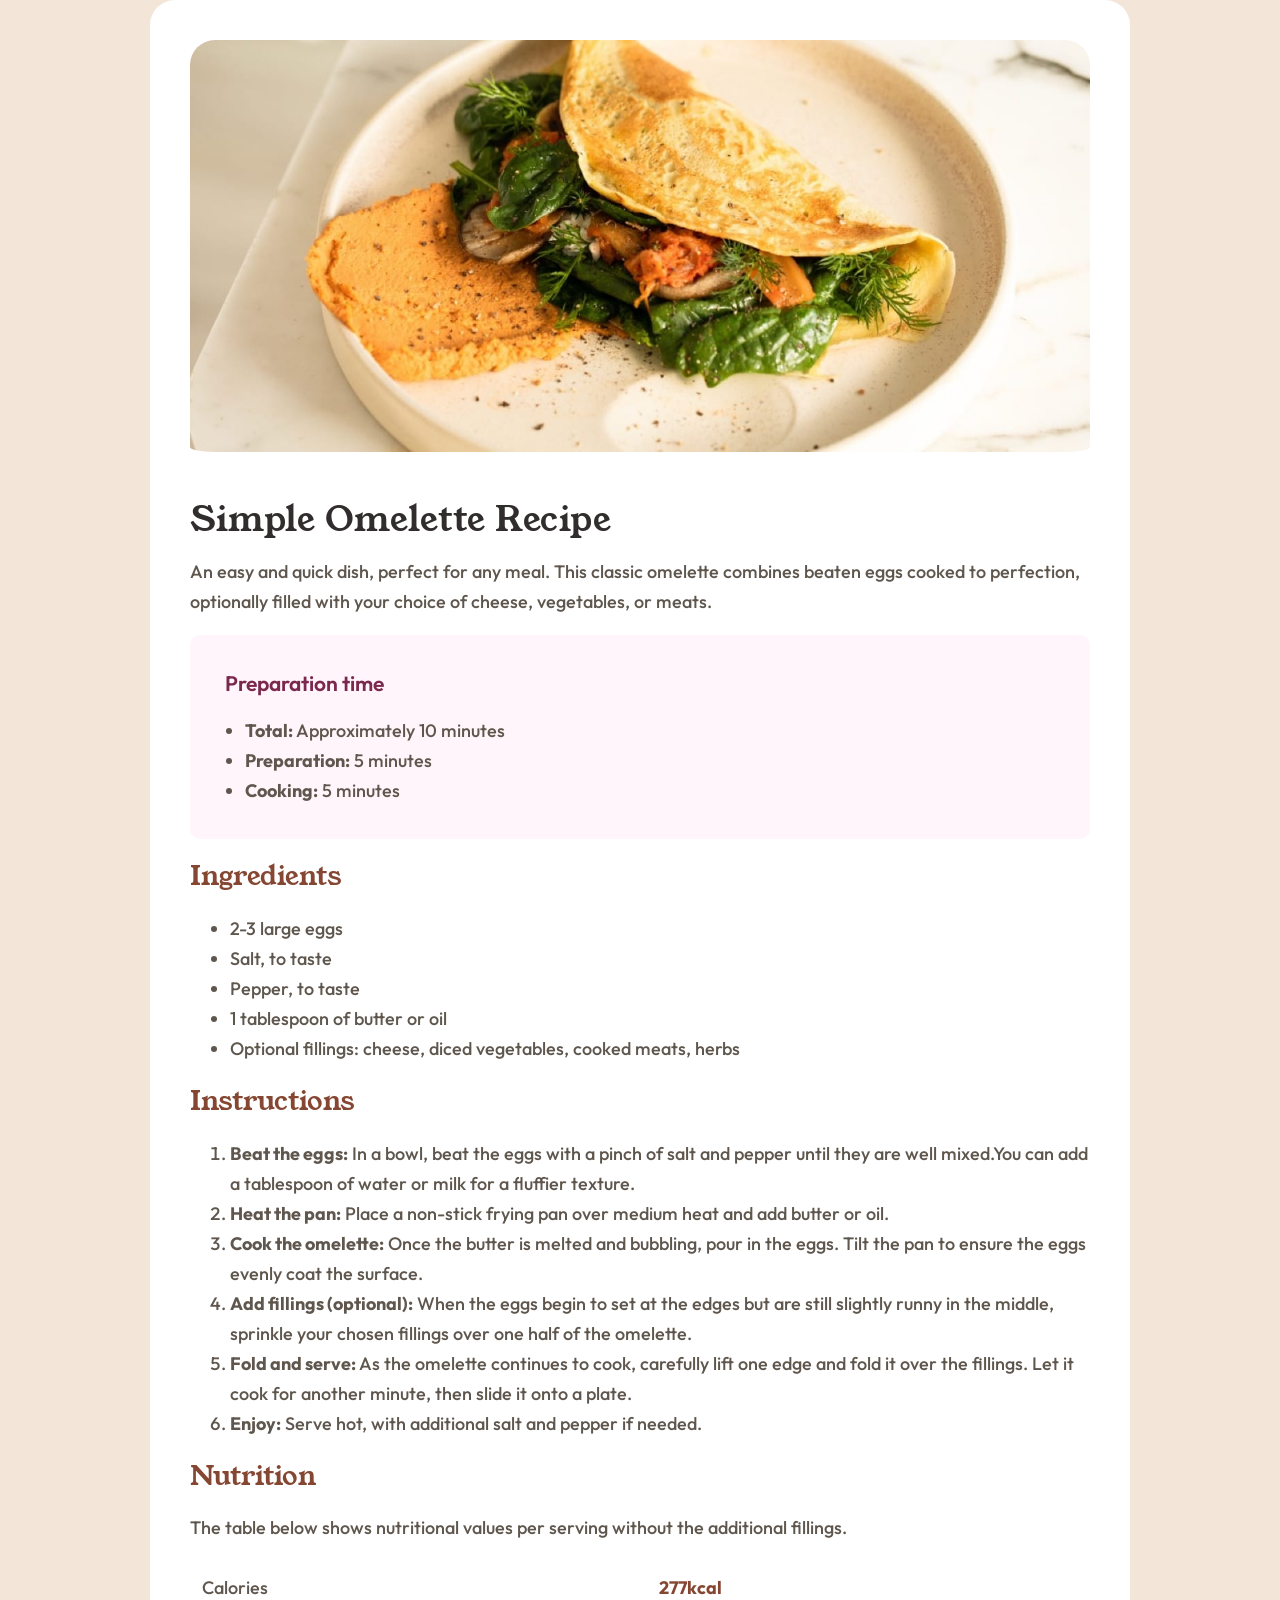
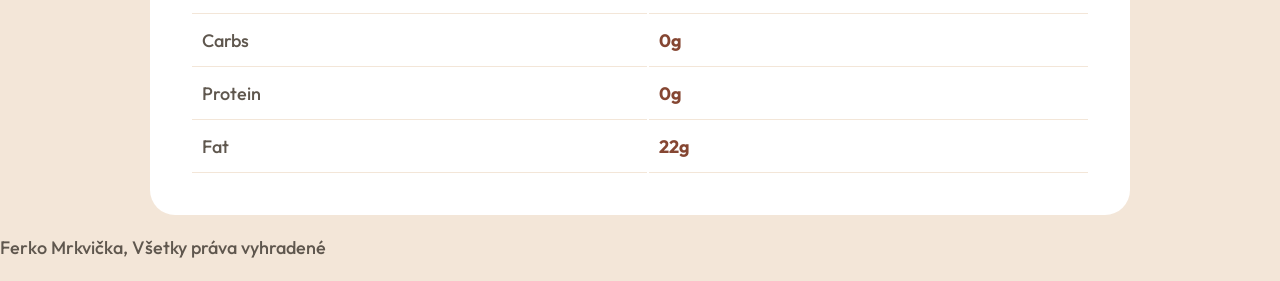
<file: ovy/01_varim_varis_varime/index.html>
<!DOCTYPE html>
<html lang="en">
<head>
  <meta charset="UTF-8">
  <meta name="viewport" content="width=device-width, initial-scale=1.0">
  <link rel="stylesheet" href="assets/css/normalize.css">
  <link rel="stylesheet" href="assets/css/style.css">
  <title>Omeleta</title>
</head>
<body>
  <!-- <section> <article> <aside> <header> <footer> <nav> <main>  -->

  <main>

    <img src="assets/images/image-omelette.jpeg" alt="Omeleta">
    
    <article>

      <h1>Simple Omelette Recipe</h1>
      
      <p>
        An easy and quick dish, perfect for any meal. This classic omelette combines beaten eggs cooked to perfection, optionally filled with your choice of cheese, vegetables, or meats.
      </p>
      
    </article>

    <article class="priprava">
      
      <h2 class="priprava__h2">Preparation time</h2>
      
      <ul>
        <li><strong>Total:</strong> Approximately 10 minutes</li>
        <li><strong>Preparation:</strong> 5 minutes</li>
        <li><strong>Cooking:</strong> 5 minutes</li>
      </ul>
      
    </article>

    <article>

      <h2>Ingredients</h2>
      
      <ul>
        <li>2-3 large eggs</li>
        <li>Salt, to taste</li>
        <li>Pepper, to taste</li>
        <li>1 tablespoon of butter or oil</li>
        <li>Optional fillings: cheese, diced vegetables, cooked meats, herbs</li>
      </ul>
    
    </article>
    
    <article>

      <h2>Instructions</h2>
      
      <ol>
        <li>
          <strong>Beat the eggs:</strong> In a bowl, beat the eggs with a pinch of salt and pepper until they are well mixed.You can add a tablespoon of water or milk for a fluffier texture.
        </li>
        <li>
          <strong>Heat the pan:</strong> Place a non-stick frying pan over medium heat and add butter or oil.
        </li>
        <li>
          <strong>Cook the omelette:</strong> Once the butter is melted and bubbling, pour in the eggs. Tilt the pan to ensure the eggs evenly coat the surface.
        </li>
        <li>
          <strong>Add fillings (optional):</strong> When the eggs begin to set at the edges but are still slightly runny in the   middle, sprinkle your chosen fillings over one half of the omelette.
        </li>
        <li>
          <strong>Fold and serve:</strong> As the omelette continues to cook, carefully lift one edge and fold it over the  fillings. Let it cook for another minute, then slide it onto a plate.
        </li>
        <li>
          <strong>Enjoy:</strong> Serve hot, with additional salt and pepper if needed.
        </li>
      </ol>
    
    </article>
      
    <article>

      <h2>Nutrition</h2>
      
      <p>
        The table below shows nutritional values per serving without the additional fillings.
      </p>
      
      <table>
        <tr>
          <td>Calories</td>
          <td><strong class="tabulka_strong">277kcal</strong></td>
        </tr>
        <tr>
          <td>Carbs</td>
          <td><strong class="tabulka_strong">0g</strong></td>
        </tr>
        <tr>
          <td>Protein</td>
          <td><strong class="tabulka_strong">0g</strong></td>
        </tr>
        <tr>
          <td>Fat</td>
          <td><strong class="tabulka_strong">22g</strong></td>
        </tr>
      </table>
    </article>
      
    </main>
    
    <footer>
      <p>Ferko Mrkvička, Všetky práva vyhradené</p>
    </footer>
    
  </body>
  </html>
</file>
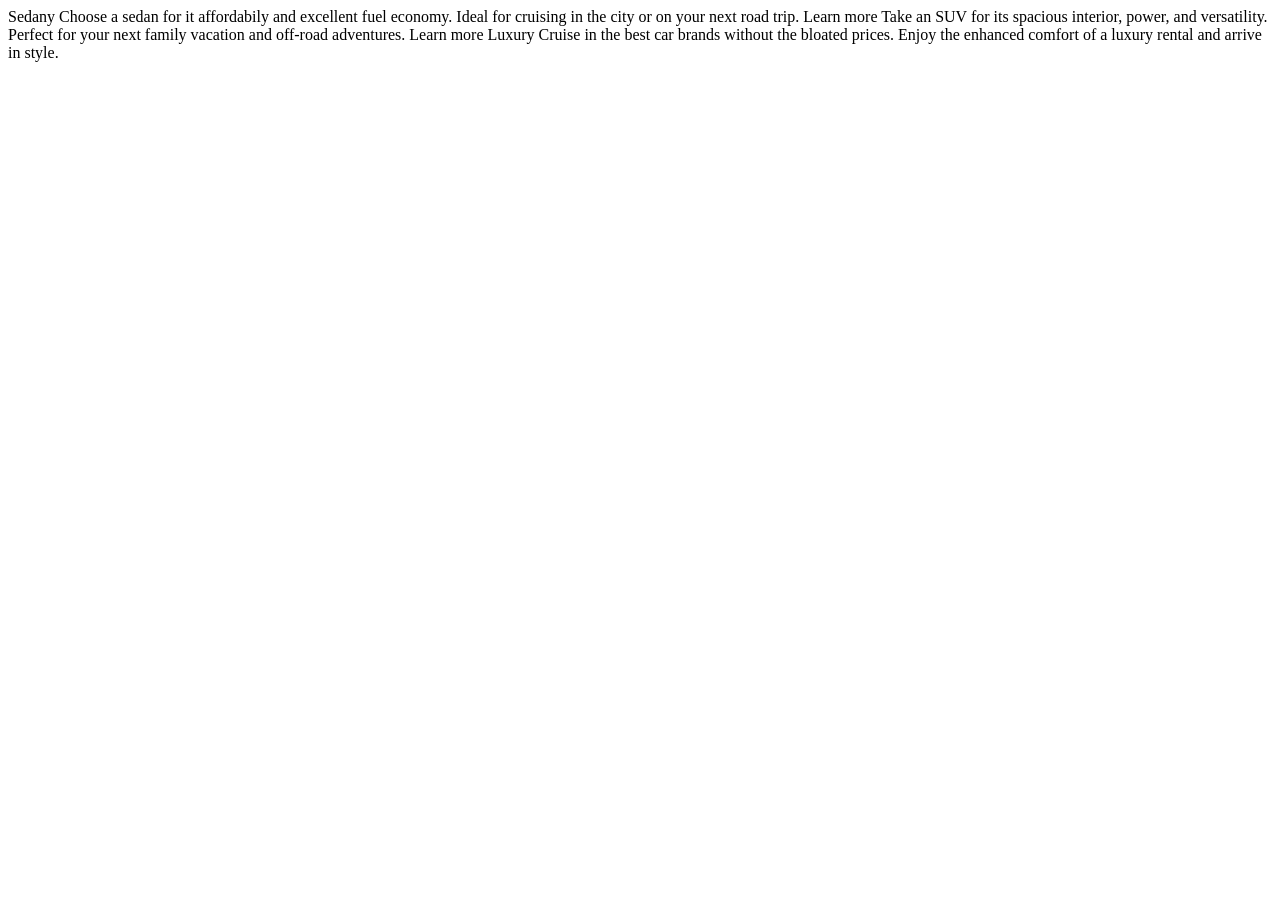
<file: ovy/02_cvicenie_samostatna_praca/index.html>
<!DOCTYPE html>
<html>
<head>
  <meta charset="UTF-8">
  <meta name="viewport" content="width=device-width, initial-scale=1.0">  
  <title>Priezvisko</title>
</head>
<body>

     <!-- 

     Vytvorte webovú stránku podľa priložených dizajnov optimálne s použitím BEM metodológie v názvoch tried elementov. 
     Použite farby definované v premenných.

     -->
    Sedany
    


Choose a sedan for it affordabily and excellent fuel economy. Ideal for cruising in the city or on your next road trip.

Learn more


Take an SUV for its spacious interior, power, and versatility. Perfect for your next family vacation and off-road adventures.

Learn more


Luxury
Cruise in the best car brands without the bloated prices. Enjoy the enhanced comfort of a luxury rental and arrive in style.
  
  
</body>
</html>
</file>
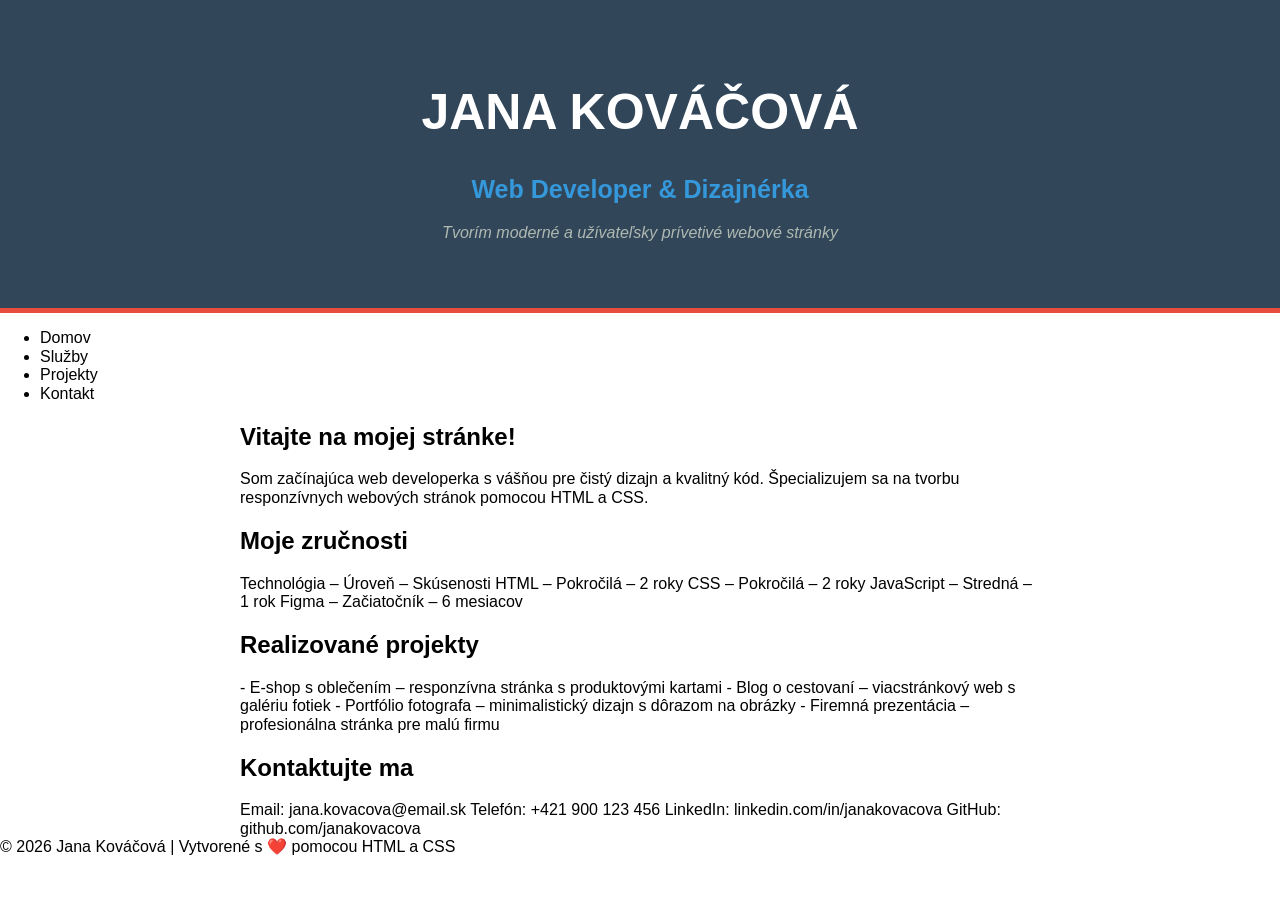
<file: ovy/03_bem_a_stylovanie/index.html>
<!DOCTYPE html>
<html lang="en">
<head>
  <meta charset="UTF-8">
  <meta name="viewport" content="width=device-width, initial-scale=1.0">
  <link rel="stylesheet" href="assets/css/normalize.css">
  <link rel="stylesheet" href="assets/css/style.css">
  <title>Document</title>
</head>
<body>
  

  <header>

    <h1>Jana Kováčová</h1>
    
    <h2 class="header__h2">Web Developer & Dizajnérka</h2>
    
    <p class="header__p">
      Tvorím moderné a užívateľsky prívetivé webové stránky
    </p>

  </header>
    
  <nav>
    <ul>
      <li>Domov</li>
      <li>Služby</li>
      <li>Projekty</li>
      <li>Kontakt</li>
    </ul>
  </nav>

  <main>

    <article class="sirka_boxu">

      <h2>Vitajte na mojej stránke!</h2>
      
      <p>
        Som začínajúca web developerka s vášňou pre čistý dizajn a kvalitný kód. Špecializujem sa na tvorbu responzívnych webových stránok pomocou HTML a CSS.
      </p>
    </article>
    
    <article class="sirka_boxu">

      <h2>Moje zručnosti</h2>
      
      Technológia – Úroveň – Skúsenosti
      
      HTML – Pokročilá – 2 roky
      
      CSS – Pokročilá – 2 roky
      
      JavaScript – Stredná – 1 rok
      
      Figma – Začiatočník – 6 mesiacov
    </article>
      
    <article class="sirka_boxu">

      <h2>Realizované projekty</h2>
      
      - E-shop s oblečením – responzívna stránka s produktovými kartami
    - Blog o cestovaní – viacstránkový web s galériu fotiek
    - Portfólio fotografa – minimalistický dizajn s dôrazom na obrázky
    - Firemná prezentácia – profesionálna stránka pre malú firmu
    
  </article>
    
  <article class="sirka_boxu">

    <h2>Kontaktujte ma</h2>
    
    Email: jana.kovacova@email.sk
    
    Telefón: +421 900 123 456
    
    LinkedIn: linkedin.com/in/janakovacova
    
    GitHub: github.com/janakovacova
  </article>
  
  </main>
    
  <footer>

    © 2026 Jana Kováčová | Vytvorené s ❤️ pomocou HTML a CSS
    
  </footer>
    
  </body>
  </html>
</file>
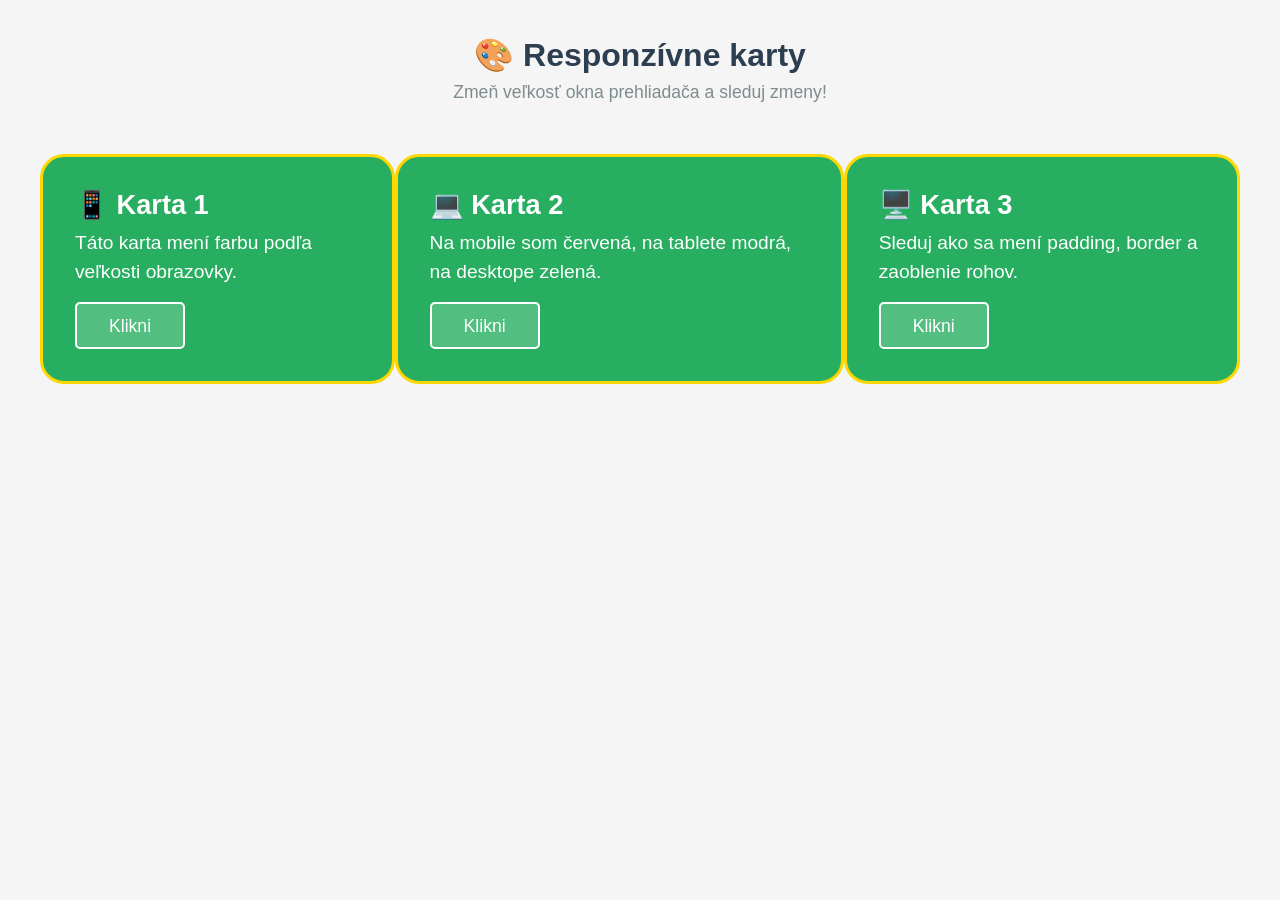
<file: ovy/04_opakovanie_media_queries/index.html>
<!DOCTYPE html>
<html lang="sk">
<head>
    <meta charset="UTF-8">
    <meta name="viewport" content="width=device-width, initial-scale=1.0">
    <title>Responzívne karty - Riešenie</title>
    <link rel="stylesheet" href="assets/css/normalize.css">
    <link rel="stylesheet" href="assets/css/style.css">
</head>
<body>
    <header>
        <h1>🎨 Responzívne karty</h1>
        <p>Zmeň veľkosť okna prehliadača a sleduj zmeny!</p>
    </header>

    <main>
        <div class="card">
            <h2>📱 Karta 1</h2>
            <p>Táto karta mení farbu podľa veľkosti obrazovky.</p>
            <button>Klikni</button>
        </div>

        <div class="card">
            <h2>💻 Karta 2</h2>
            <p>Na mobile som červená, na tablete modrá, na desktope zelená.</p>
            <button>Klikni</button>
        </div>

        <div class="card">
            <h2>🖥️ Karta 3</h2>
            <p>Sleduj ako sa mení padding, border a zaoblenie rohov.</p>
            <button>Klikni</button>
        </div>
    </main>
</body>
</html>
</file>
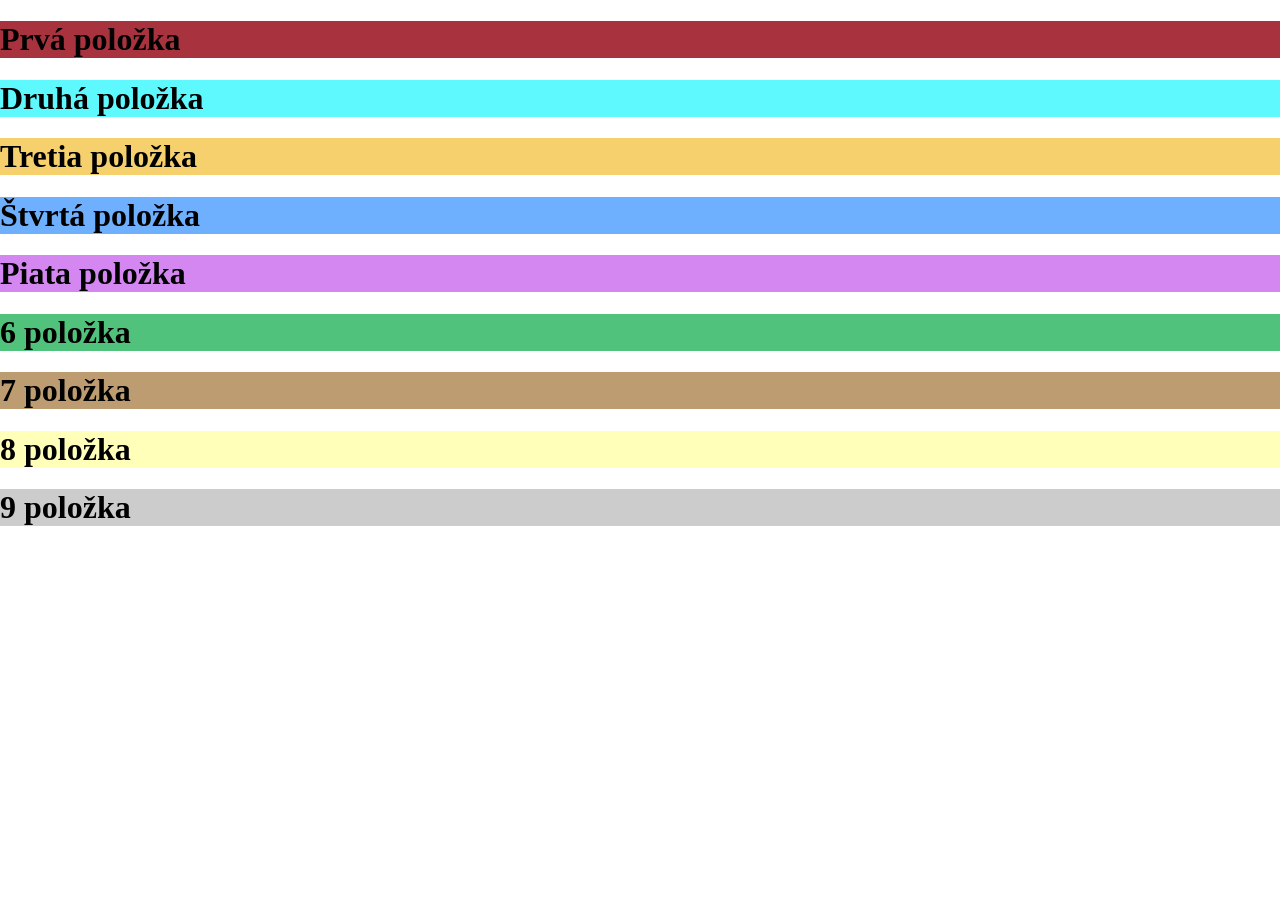
<file: epu/04_grid/10_grid/index.html>
<!DOCTYPE html>
<html lang="en">
<head>
    <!-- <link rel="stylesheet" href="style.css"> -->
    <link rel="stylesheet" href="style.css">
    <meta charset="UTF-8">
    <meta name="viewport" content="width=device-width, initial-scale=1.0">
    <title>Grid úvod</title>
</head>
<body>

    <div class="containter">
        <div class="item1">
            <h1>Prvá položka</h1>
        </div>
        <div class="item2">
            <h1>Druhá položka</h1>
        </div>
        <div class="item3">
            <h1>Tretia položka</h1>
        </div>
        <div class="item4">
            <h1>Štvrtá položka</h1>
        </div>
        <div class="item5">
            <h1>Piata položka</h1>
        </div>
        <div class="item6">
            <h1>6 položka</h1>
        </div>
        <div class="item7">
            <h1>7 položka</h1>
        </div>
        <div class="item8">
            <h1>8 položka</h1>
        </div>
        <div class="item9">
            <h1>9 položka</h1>
        </div>
    </div>
    
<!-- 
    <div class="wrapper">
        <div class="item1">
            <h1>Prvá položka</h1>
            <p class="jedna">
                GYM a Lorem ipsum dolor sit amet consectetur adipisicing elit. Explicabo quos libero ab repellendus! Quis magnam perferendis quibusdam est! Ab repellendus adipisci consequatur reiciendis dolor accusantium iure voluptas, asperiores natus neque.
            </p>
            <p class="dva">
                SOŠ a Lorem ipsum dolor sit amet consectetur adipisicing elit. Explicabo quos libero ab repellendus! Quis magnam perferendis quibusdam est! Ab repellendus adipisci consequatur reiciendis dolor accusantium iure voluptas, asperiores natus neque.
            </p>
            <p class="tri">
                ZŠ a Lorem ipsum dolor sit amet consectetur adipisicing elit. Explicabo quos libero ab repellendus! Quis magnam perferendis quibusdam est! Ab repellendus adipisci consequatur reiciendis dolor accusantium iure voluptas, asperiores natus neque.
            </p>
        </div>
        <div class="item2">
            <h1>Druhá položka</h1>
        </div>
        <div class="item3">
            <h1>Tretia položka</h1>
        </div> 
    </div>
  -->
</body>
</html>
</file>
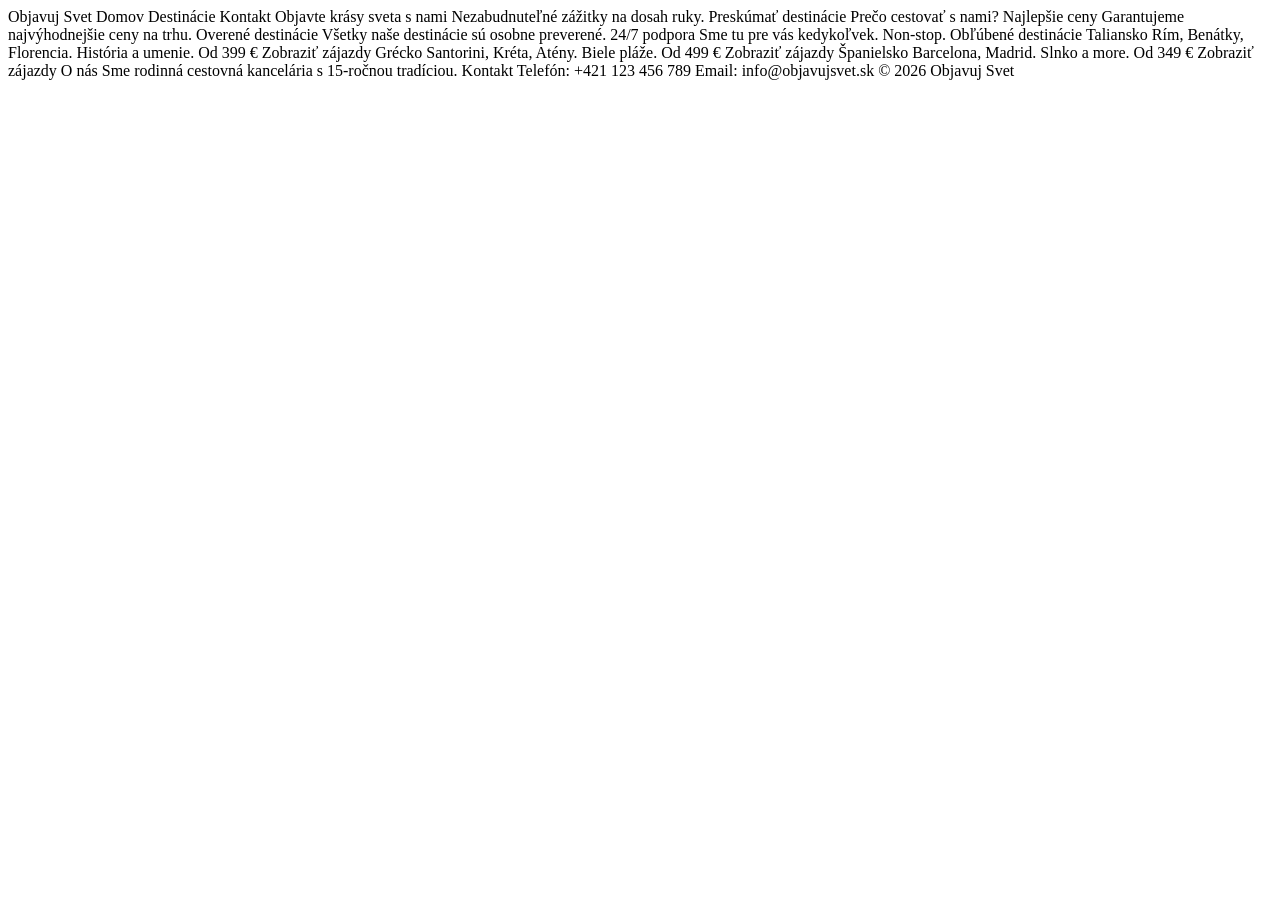
<file: ovy/05_cestovka_bem_flex/starter/index.html>
<!DOCTYPE html>
<html lang="sk">
<head>
  <meta charset="UTF-8">
  <meta name="viewport" content="width=device-width, initial-scale=1.0">
  <title>Cestovná kancelária</title>

</head>
<body>
  


Objavuj Svet

Domov
Destinácie
Kontakt

Objavte krásy sveta s nami
Nezabudnuteľné zážitky na dosah ruky.
Preskúmať destinácie

Prečo cestovať s nami?

Najlepšie ceny
Garantujeme najvýhodnejšie ceny na trhu.

Overené destinácie
Všetky naše destinácie sú osobne preverené.

24/7 podpora
Sme tu pre vás kedykoľvek. Non-stop.

Obľúbené destinácie

Taliansko
Rím, Benátky, Florencia. História a umenie.
Od 399 €
Zobraziť zájazdy

Grécko
Santorini, Kréta, Atény. Biele pláže.
Od 499 €
Zobraziť zájazdy

Španielsko
Barcelona, Madrid. Slnko a more.
Od 349 €
Zobraziť zájazdy

O nás
Sme rodinná cestovná kancelária s 15-ročnou tradíciou.

Kontakt
Telefón: +421 123 456 789
Email: info@objavujsvet.sk

© 2026 Objavuj Svet

</body>
</html>
</file>
<file: epu/03_flexbox/assets/css/style.css>
/* ===================================== */
/* ZÁKLADNÉ ŠTÝLY - NEMEŇ ICH */
/* ===================================== */

* {
    box-sizing: border-box;
    margin: 0;
    padding: 0;
}

body {
    font-family: Arial, sans-serif;
    background-color: #f5f5f5;
    padding: 20px;
}

.hlavicka {
    background-color: #2c3e50;
    color: white;
    padding: 30px;
    text-align: center;
    margin-bottom: 40px;
    border-radius: 10px;
}

.hlavicka h1 {
    margin-bottom: 10px;
}

.paticka {
    background-color: #27ae60;
    color: white;
    padding: 20px;
    text-align: center;
    margin-top: 40px;
    border-radius: 10px;
    font-size: 18px;
}

.sekcia {
    background-color: white;
    padding: 30px;
    margin-bottom: 30px;
    border-radius: 10px;
    box-shadow: 0 2px 5px rgba(0,0,0,0.1);
}

.uvod {
    background-color: #e8f4f8;
    border-left: 5px solid #3498db;
}

.vysvetlenie-blok {
    background-color: white;
    padding: 20px;
    margin: 15px 0;
    border-radius: 8px;
    border: 2px solid #bdc3c7;
    word-wrap: break-word;
    overflow-wrap: break-word;
}

.vysvetlenie-blok h3 {
    color: #2980b9;
    margin-bottom: 10px;
}

.vysvetlenie-blok ul {
    margin-left: 20px;
    margin-top: 10px;
}

.vysvetlenie-blok li {
    margin: 8px 0;
    line-height: 1.6;
}

h2 {
    color: #2c3e50;
    margin-bottom: 15px;
    border-bottom: 3px solid #3498db;
    padding-bottom: 10px;
}

h3 {
    color: #34495e;
    margin: 20px 0 10px;
    font-size: 16px;
}

.instrukcia {
    background-color: #e8f4f8;
    padding: 15px;
    border-left: 5px solid #3498db;
    margin-bottom: 20px;
    word-wrap: break-word;
    overflow-wrap: break-word;
}

code {
    background-color: #ecf0f1;
    padding: 3px 8px;
    border-radius: 4px;
    font-family: monospace;
    color: #c0392b;
}

.tip {
    background-color: #fff3cd;
    padding: 15px;
    border-left: 5px solid #ffc107;
    margin-top: 20px;
    border-radius: 4px;
    word-wrap: break-word;
    overflow-wrap: break-word;
}

/* Štýly pre kontajnery */
[class^="kontajner-"] {
    border: 3px dashed #95a5a6;
    padding: 20px;
    background-color: #ecf0f1;
    margin: 15px 0;
    min-height: 120px;
}

/* Pre cvičenie 4 - vyššie kontajnery */
.kontajner-4a,
.kontajner-4b,
.kontajner-4c,
.kontajner-4d {
    min-height: 200px;
}

/* Pre cvičenie 5 - užší kontajner */
.kontajner-5a,
.kontajner-5b {
    max-width: 500px;
}

/* Pre cvičenie 6 - užší kontajner */
.kontajner-6a,
.kontajner-6b,
.kontajner-6c {
    max-width: 400px;
}

/* Štýly pre boxy */
.box {
    width: 80px;
    height: 80px;
    display: flex;
    align-items: center;
    justify-content: center;
    color: white;
    font-size: 18px;
    font-weight: bold;
    border-radius: 8px;
    padding: 8px;
    text-align: center;
    word-wrap: break-word;
    overflow-wrap: break-word;
}

.box-1 { background-color: #e74c3c; }
.box-2 { background-color: #3498db; }
.box-3 { background-color: #2ecc71; }
.box-4 { background-color: #f39c12; }
.box-5 { background-color: #9b59b6; }
.box-6 { background-color: #1abc9c; }


/* ===================================== */
/* TU PRACUJ - DOPLŇ FLEX VLASTNOSTI */
/* ===================================== */


/* ===================================== */
/* CVIČENIE 1: Display Flex */
/* Cieľ: Tri navigačné tlačidlá vedľa seba */
/* ===================================== */

.kontajner-1 {
    /* Ako dať prvky vedľa seba v jednom riadku? */
    display: flex;
}


/* ===================================== */
/* CVIČENIE 2:*/
/* Cieľ: Ovládať smer usporiadania */
/* ===================================== */

.kontajner-2a {
    /* Horizontálne menu - položky v riadku zľava doprava */
    display: flex;
    justify-content: flex-start;
    
}

.kontajner-2b {
    /* Vertikálny zoznam - položky pod sebou */
    display: flex;
    flex-direction: column;
    
}

.kontajner-2c {
    /* Breadcrumbs - položky z pravej strany */
    display: flex;
    justify-content: flex-end;
}


/* ===================================== */
/* CVIČENIE 3: */
/* Cieľ: Ovládať vodorovnú pozíciu prvkov */
/* ===================================== */

.kontajner-3a {
    /* Logo a menu zarovnané vľavo */
    display: flex;
    justify-content: flex-start;
}

.kontajner-3b {
    /* Tlačidlá zarovnané vpravo */
    display: flex;
    justify-content: flex-end;
    
}

.kontajner-3c {
    /* Obsah vycentrovaný v strede */
    display: flex;
    justify-content: center;
}

.kontajner-3d {
    /* Logo vľavo, tlačidlá vpravo (typická hlavička) */
    display: flex;
    justify-content: space-between;
}

.kontajner-3e {
    /* Tri tlačidlá s rovnakými medzerami okolo */
    display: flex;
    justify-content: space-around;
}

.kontajner-3f{
  display: flex;
    justify-content: space-evenly;
}


/* ===================================== */
/* CVIČENIE 4: */
/* Cieľ: Ovládať vertikálnu pozíciu prvkov */
/* ===================================== */

.kontajner-4a {
    /* Navigácia zarovnaná nahor */
    display: flex;

}

.kontajner-4b {
    /* Tlačidlá pri spodku bannera */
    display: flex;
    align-items: flex-end;
}

.kontajner-4c {
    /* Tlačidlá vertikálne vycentrované (klasika!) */
    display: flex;
    align-items: center;
}

.kontajner-4d {
    /* Všetky karty rovnako vysoké (roztiahnuté) */
    display: flex;
    align-items: stretch;
}


/* ===================================== */
/* CVIČENIE 5:  */
/* Cieľ: Responzívna galéria produktov */
/* ===================================== */

.kontajner-5a {
    /* Všetky produkty v jednom riadku (ak sa nezmestia, pretečú) */
    display: flex;

    
}

.kontajner-5b {
    /* Galéria s automatickým zalomením (responzívna!) */
    display: flex;
    flex-wrap: wrap;

}


/* ===================================== */
/* CVIČENIE 6:  */
/* Cieľ: Profesionálne medzery medzi kartami */
/* ===================================== */

.kontajner-6a {
    /* Karty produktov bez medzier */
    display: flex;
    
}

.kontajner-6b {
    /* Karty s rovnakými medzerami (20px) */
    display: flex;
    gap: 20px;
    flex-wrap: wrap;
}

.kontajner-6c {
    /* Galéria s väčším riadkovaním, menšími stĺpcami */
    display: flex;
    flex-wrap: wrap;
    column-gap: 20px;
    row-gap: 10px;

    
}
</file>
<file: epu/04_grid/assets/css/style.css>
body, html{
    margin: 0;
    padding: 0;
}

body{
    height: 100%;
}

.containter{
  display: grid;
  grid-template-columns: 1fr;
  gap: 15px;
}


.containter > div{
  border-radius: 8px;
  min-height: 100px;
  padding: 20px;
}
    
.item1{
  
    background-color: #a8333f; 
}
.item2{background-color: #5df9fe; }
.item3{background-color: #f5d06c; }
.item4{background-color: #6eb0fd; }
.item5{background-color: #d487f0; }
.item6{background-color: #51c27b; }
.item7{background-color: #bd9c71;}
.item8{background-color: #FFFFBA;}
.item9{background-color: #CCCCCC; }
    



@media (min-width: 768px){

  .containter{
    grid-template-columns: 1fr 1fr;
  }

  .item1{
    grid-row: span 3 ;
  }

  .item5{
    grid-column: span 2;
  }

}

@media (min-width: 1024px){

  .containter{
  grid-template-columns: 2fr 1fr 1fr;
  }

  .item1{
    grid-column: 1 / 4 ;
  }

   .item5{
        grid-column: 1 / 3 ;

  }

}
</file>
<file: epu/05_predcvicujeme_grid/assets/css/style.css>
/* ============================================================
   Grid – cvičenia: mobil (do 599 px), tablet (od 600 px), desktop (od 1000 px)
   Selektory každého cvičenia začínajú #cv1 … #cv5, aby sa nemiešali.
   ============================================================ */

/* ---------- ZÁKLADNÉ ŠTÝLY (tieto riadky nemeníš) ---------- */
*, *::before, *::after { box-sizing: border-box; }
* { margin: 0; }
html { scroll-behavior: smooth; }
body {
  font-family: system-ui, "Segoe UI", Arial, sans-serif;
  background: #f3f4f6;
  color: #1f2937;
  padding: 16px;
  line-height: 1.4;
}
.page-title { font-size: 1.5rem; margin-bottom: 8px; }
.top-nav { display: flex; flex-wrap: wrap; gap: 8px; margin-bottom: 8px; }
.top-nav a { background: #1d4ed8; color: #fff; text-decoration: none; padding: 4px 12px; border-radius: 999px; font-size: 14px; }
.cv { border-top: 3px dashed #cbd5e1; margin-top: 40px; padding-top: 24px; }
.zadanie {
  background: #fff;
  border-left: 6px solid #1d4ed8;
  border-radius: 8px;
  padding: 12px 16px;
  margin-bottom: 16px;
}
.zadanie summary { font-weight: 700; cursor: pointer; }
.zadanie h2 { font-size: 1rem; margin-top: 10px; }
.zadanie ol, .zadanie ul { margin: 6px 0 0 22px; }
.zadanie li { margin-bottom: 3px; }
.zadanie code { background: #eef2ff; padding: 1px 5px; border-radius: 4px; }
.zadanie pre { background: #111827; color: #e5e7eb; padding: 10px; border-radius: 6px; overflow-x: auto; font-size: 12px; line-height: 1.35; margin-top: 8px; }
.zadanie .bonus { color: #92400e; }
/* Štítok s aktuálnym zariadením (vpravo dole) */
body::after {
  content: "MOBIL";
  position: fixed; right: 8px; bottom: 8px; z-index: 10;
  background: #111827; color: #fff;
  padding: 4px 12px; border-radius: 999px;
  font-size: 12px; font-weight: 700;
}
@media (min-width: 600px)  { body::after { content: "TABLET"; } }
@media (min-width: 1000px) { body::after { content: "DESKTOP"; } }

/* Vzhľad boxov (cvičenia 1 – 3) */
.box {
  display: grid; place-items: center;
  min-height: 70px; padding: 12px;
  border-radius: 8px;
  background: #3b82f6; color: #fff; font-weight: 700; text-align: center;
}
.box:nth-child(6n+2) { background: #10b981; }
.box:nth-child(6n+3) { background: #f59e0b; }
.box:nth-child(6n+4) { background: #ef4444; }
.box:nth-child(6n+5) { background: #8b5cf6; }
.box:nth-child(6n+6) { background: #ec4899; }

/* Vzhľad častí stránky (cvičenie 4) */
.layout > * { padding: 16px; border-radius: 8px; color: #fff; font-weight: 700; }
.layout .header { background: #1d4ed8; }
.layout .nav    { background: #10b981; }
.layout .main   { background: #f59e0b; min-height: 140px; }
.layout .aside  { background: #8b5cf6; }
.layout .footer { background: #374151; }
.layout .footer div { background: rgba(255, 255, 255, .18); padding: 8px; border-radius: 6px; }

/* Vzhľad widgetov (cvičenie 5) */
.dashboard > * {
  display: grid; place-items: center;
  padding: 16px; border-radius: 8px;
  color: #fff; font-weight: 700; min-height: 90px;
}
.dashboard .header { background: #1d4ed8; }
.dashboard .stat-a { background: #10b981; }
.dashboard .stat-b { background: #f59e0b; }
.dashboard .stat-c { background: #ef4444; }
.dashboard .chart  { background: #8b5cf6; min-height: 160px; }
.dashboard .list   { background: #ec4899; }
.dashboard .footer { background: #374151; }

/* ============================================================
   CVIČENIE 1: Stĺpce a jednotka fr
   ============================================================ */
/* ÚLOHA 1 – mobil (základ)
   Hint: display, gap, grid-template-columns */
#cv1 .grid {

}

/* ÚLOHA 2 – tablet */
@media (min-width: 600px) {
  #cv1 .grid {

  }
}

/* ÚLOHA 3 – desktop */
@media (min-width: 1000px) {
  #cv1 .grid {

  }
}

/* ⭐ BONUS – dopíš do desktop media query vyššie */

/* ============================================================
   CVIČENIE 2: Span cez stĺpce
   ============================================================ */
/* Mriežka je hotová – stĺpce už nastavovať nemusíš */
#cv2 .grid {
  display: grid;
  gap: 16px;
  grid-template-columns: 1fr;
}
@media (min-width: 600px)  { #cv2 .grid { grid-template-columns: repeat(2, 1fr); } }
@media (min-width: 1000px) { #cv2 .grid { grid-template-columns: repeat(4, 1fr); } }

/* ÚLOHA 1 + 2 – od tabletu
   Hint: .full → grid-column: 1 / -1;   .wide → grid-column: span 2; */
@media (min-width: 600px) {

}

/* ÚLOHA 3 – desktop: otestuj bez kódu a zisti, prečo .wide funguje */

/* ⭐ BONUS – len desktop */
@media (min-width: 1000px) {

}

/* ============================================================
   CVIČENIE 3: Span cez riadky: bento rozloženie
   ============================================================ */
#cv3 .box { min-height: 0; }   /* výšku riadkov určuje grid-auto-rows */
/* Stĺpce sú hotové (mobil 1, tablet 2, desktop 4) */
#cv3 .grid {
  display: grid;
  gap: 16px;
  grid-template-columns: 1fr;
  /* ÚLOHA 1 – mobil: grid-auto-rows */
}
@media (min-width: 600px) {
  #cv3 .grid {
    grid-template-columns: repeat(2, 1fr);
    /* ÚLOHA 1 – tablet: grid-auto-rows */
  }
  /* ÚLOHA 2 – .big cez 2 stĺpce */
}
@media (min-width: 1000px) {
  #cv3 .grid {
    grid-template-columns: repeat(4, 1fr);
    /* ÚLOHA 1 – desktop: grid-auto-rows */
  }
  /* ÚLOHA 3 – .big: 2 stĺpce a 2 riadky */

  /* ÚLOHA 4 – .wide a .tall */

}

/* ⭐ BONUS – grid-auto-flow: dense (pridaj do .grid) */

/* ============================================================
   CVIČENIE 4: Rozloženie stránky cez grid-template-areas
   ============================================================ */
/* ÚLOHA 1 – prideľ názvy oblastí (platí pre všetky zariadenia) */
#cv4 .header { /* grid-area: header; */ }
#cv4 .nav    { }
#cv4 .main   { }
#cv4 .aside  { }
#cv4 .footer { }

/* ÚLOHA 1 + 2 – mobil: .layout = grid, gap, grid-template-areas (5 riadkov) */
#cv4 .layout {

}

/* ÚLOHA 3 – tablet: 2 stĺpce, nové areas */
@media (min-width: 600px) {
  #cv4 .layout {

  }
}

/* ÚLOHA 4 – desktop: 3 stĺpce, nové areas */
@media (min-width: 1000px) {
  #cv4 .layout {

  }
}

/* ⭐ BONUS – footer ako grid (od tabletu) a footer dole (desktop) */

/* ============================================================
   CVIČENIE 5: Výzva: dashboard
   ============================================================ */
/* Tu píšeš všetko sám.
   Postup: 1) mobil   2) @media (min-width: 600px)   3) @media (min-width: 1000px)
   Nezabudni: každému widgetu treba prideliť grid-area, ak používaš areas. */

#cv5 .dashboard {

}

@media (min-width: 600px) {

}

@media (min-width: 1000px) {

}
</file>
<file: ovy/00_rozbeh_opakovanie/assets/css/style.css>
h1{
  color: coral;
  text-align: center;
}

h2{
  text-align: center;  
}

h3{
  color: coral;
  font-size: 20px;
  font-family: Arial, Helvetica, sans-serif;
}

h4{
  font-size: 18px;
  font-weight: 200;
  font-family: Arial, Helvetica, sans-serif;

}

body{
  color: rgb(60, 60, 60) ;
  font-family:  sans-serif, Arial, Helvetica;
  
  font-weight: 100;

}

.odstavec{
  padding: 35px;
  border-top: solid 1px rgb(228, 228, 228) ;
  border-bottom: solid 1px rgb(228, 228, 228);
  font-family: 'Segoe UI', Tahoma, Helvetica, sans-serif;
  font-size: 25px;
  color: rgb(91, 87, 87);
  text-align: center;
}

main{
  max-width: 1000px;
  margin: 0 auto;
}

.popis{
  margin:0 90px;
}

.pozicia{
  text-transform: uppercase;
  color: rgb(91, 87, 87) ;
  font-family: Arial, Tahoma, Geneva, Verdana, sans-serif;
  font-weight: 100;
  font-size: 20px;
}
</file>
<file: ovy/01_varim_varis_varime/assets/css/style.css>
@import url('https://fonts.googleapis.com/css2?family=Outfit:wght@100..900&family=Young+Serif&display=swap');

:root{
  --biela:hsl(0,0%,100%);
  --stone-100: hsl(30, 54%, 90%);
  --stone-150: hsl(30, 18%, 87%);
  --stone-600: hsl(30, 10%, 34%);
  --stone-900: hsl(24, 5%, 18%);

  --brown-00: hsl(14, 45%, 36%);

  --rose-800: hsl(332, 51%, 32%);
  --rose-50: hsl(330, 100%, 98%);
}


body{
  font-family: "Outfit", sans-serif;
  background-color: var(--stone-100);
  color: var(--stone-600);
  line-height: 30px;
  font-size: 18px;
  font-weight: 500;
}

/*
----------------
---TYPOGRAFIA---
----------------
*/


h1{
  font-family: "Young Serif", sans-serif;
  letter-spacing: .5px;
  font-weight: 500;
  font-size: 35px;
  color: var(--stone-900);
}

h2{
  color: var(--brown-00);
  font-family: "Young Serif", sans-serif;
  font-weight: 400;
}

.priprava__h2{
  color: var(--rose-800);
  font-family: "Outfit", sans-serif;
  font-weight: 600;
  font-size: 21px;
}

.tabulka_strong{
  color: var(--brown-00);
}


main{
  background-color: var(--biela);
  margin: 0 auto;
  width: 900px;
  border-radius: 25px;
  padding: 40px;
}

img{
  width: inherit; /*zdedí vlastnost po svojom rodičovi*/
  border-radius: inherit;
  padding-bottom: 20px;
}

.priprava{
  background-color: var(--rose-50);
  border-radius: 10px;
  padding: 15px;
}

.priprava__h2{
  padding-left: 20px;
}

table{
  width: 100%;
}

td{
  padding: 10px;
  border-bottom: 1px solid var(--stone-100);
}
/*  nefunguje
tr:last-child{
  border: none;
} */
</file>
<file: ovy/03_bem_a_stylovanie/assets/css/style.css>
:root{
  --tmavo-modra: #32465A;
  --svetlo-modra:#3498DB;
  --cervena: #E74C3C;
  --biela: #ffffff;
  --seda: #AFB9B1;

}

body{
  font-family: Verdana, Geneva, Tahoma, sans-serif;
}

.sirka_boxu{
  max-width: 800px ;
  margin: 0 auto;
}

header{
  background-color: var(--tmavo-modra);
  padding: 50px;
  border-bottom: 5px solid var(--cervena);
  text-align: center;
}

h1{
  font-size: 50px;
  font-family: Verdana, Geneva, Tahoma, sans-serif;
  color: var(--biela);
  text-transform: uppercase;
  }


.header__h2{
  color: var(--svetlo-modra);
  font-size: 25px;
}

.header__p{
  font-style: italic;
  color: var(--seda);
}


BLOK

ELEMENT

MODIFIKÁTOR
</file>
<file: ovy/04_opakovanie_media_queries/assets/css/style.css>
/* RESET */
* {
    margin: 0;
    padding: 0;
    box-sizing: border-box;
}

body {
    font-family: Arial, sans-serif;
    background-color: #f5f5f5;
    padding: 1rem;
}

/* HEADER */
header {
    text-align: center;
    margin-bottom: 2rem;
}

header h1 {
    color: #2c3e50;
    margin-bottom: 0.5rem;
}

header p {
    color: #7f8c8d;
    font-size: 1.1rem;
}

/* MAIN */
main {
    max-width: 1200px;
    margin: 0 auto;
    /* display: flex;
    flex-direction: column;
    gap: 1rem; */
}

/* KARTY - MOBILE (predvolené) */
.card {
    background-color: #e74c3c; /* Červená */
    color: white;
    padding: 1rem;
    border-radius: 8px;
    transition: all 0.3s ease;
    margin: 20px 0;
}

.card h2 {
    margin-bottom: 0.5rem;
    font-size: 1.3rem;
}

.card p {
    margin-bottom: 1rem;
    line-height: 1.5;
}

/* BUTTON */
button {
    background-color: rgba(255, 255, 255, 0.2);
    color: white;
    border: 2px solid white;
    padding: 0.5rem 1.5rem;
    border-radius: 5px;
    cursor: pointer;
    font-size: 1rem;
    transition: all 0.3s ease;
}

button:hover {
    background-color: rgba(255, 255, 255, 0.3);
    transform: translateY(-2px);
}

/* ========================================
   MEDIA QUERIES - RESPONZIVITA
   ======================================== */
/* 

/* TABLET (od 768px) */
@media (min-width: 768px) {

    .card {
        background-color: #3498db; /* Modrá */
        padding: 1.5rem;
        border-radius: 16px;
        border: 2px solid white;
        font-size: 1.1rem;
    }

    .card h2 {
        font-size: 1.5rem;
    }

    button {
        padding: 0.6rem 1.8rem;
        font-size: 1.05rem;
    }
}
  /* ======================================== 
  DESKTOP (od 1024px)
  ======================================== */
@media (min-width: 1024px) {

    main{
      display: flex;
    }

    .card {
        background-color: #27ae60; /* Zelená */
        padding: 2rem;
        border-radius: 24px;
        border: 3px solid gold;
        font-size: 1.2rem;
        
    }

    .card h2 {
        font-size: 1.7rem;
    }

    button {
        padding: 0.7rem 2rem;
        font-size: 1.1rem;
    }

    button:hover {
        background-color: gold;
        color: #27ae60;
        border-color: #27ae60;
    }
  }










 /* main {
        flex-direction: row;
        flex-wrap: wrap;
    } */
</file>
<file: epu/04_grid/10_grid/style.css>
body, html{
    margin: 0;
    padding: 0;
}

body{
    /* height: 100%; */
}

.containter{

    }

    
.item1{
  
    background-color: #a8333f; 
}
.item2{background-color: #5df9fe; }
.item3{background-color: #f5d06c; }
.item4{background-color: #6eb0fd; }
.item5{background-color: #d487f0; }
.item6{
    grid-column: 2 / 5;
    background-color: #51c27b; }
.item7{background-color: #bd9c71;}
.item8{background-color: #FFFFBA;}
.item9{background-color: #CCCCCC; }
</file>
